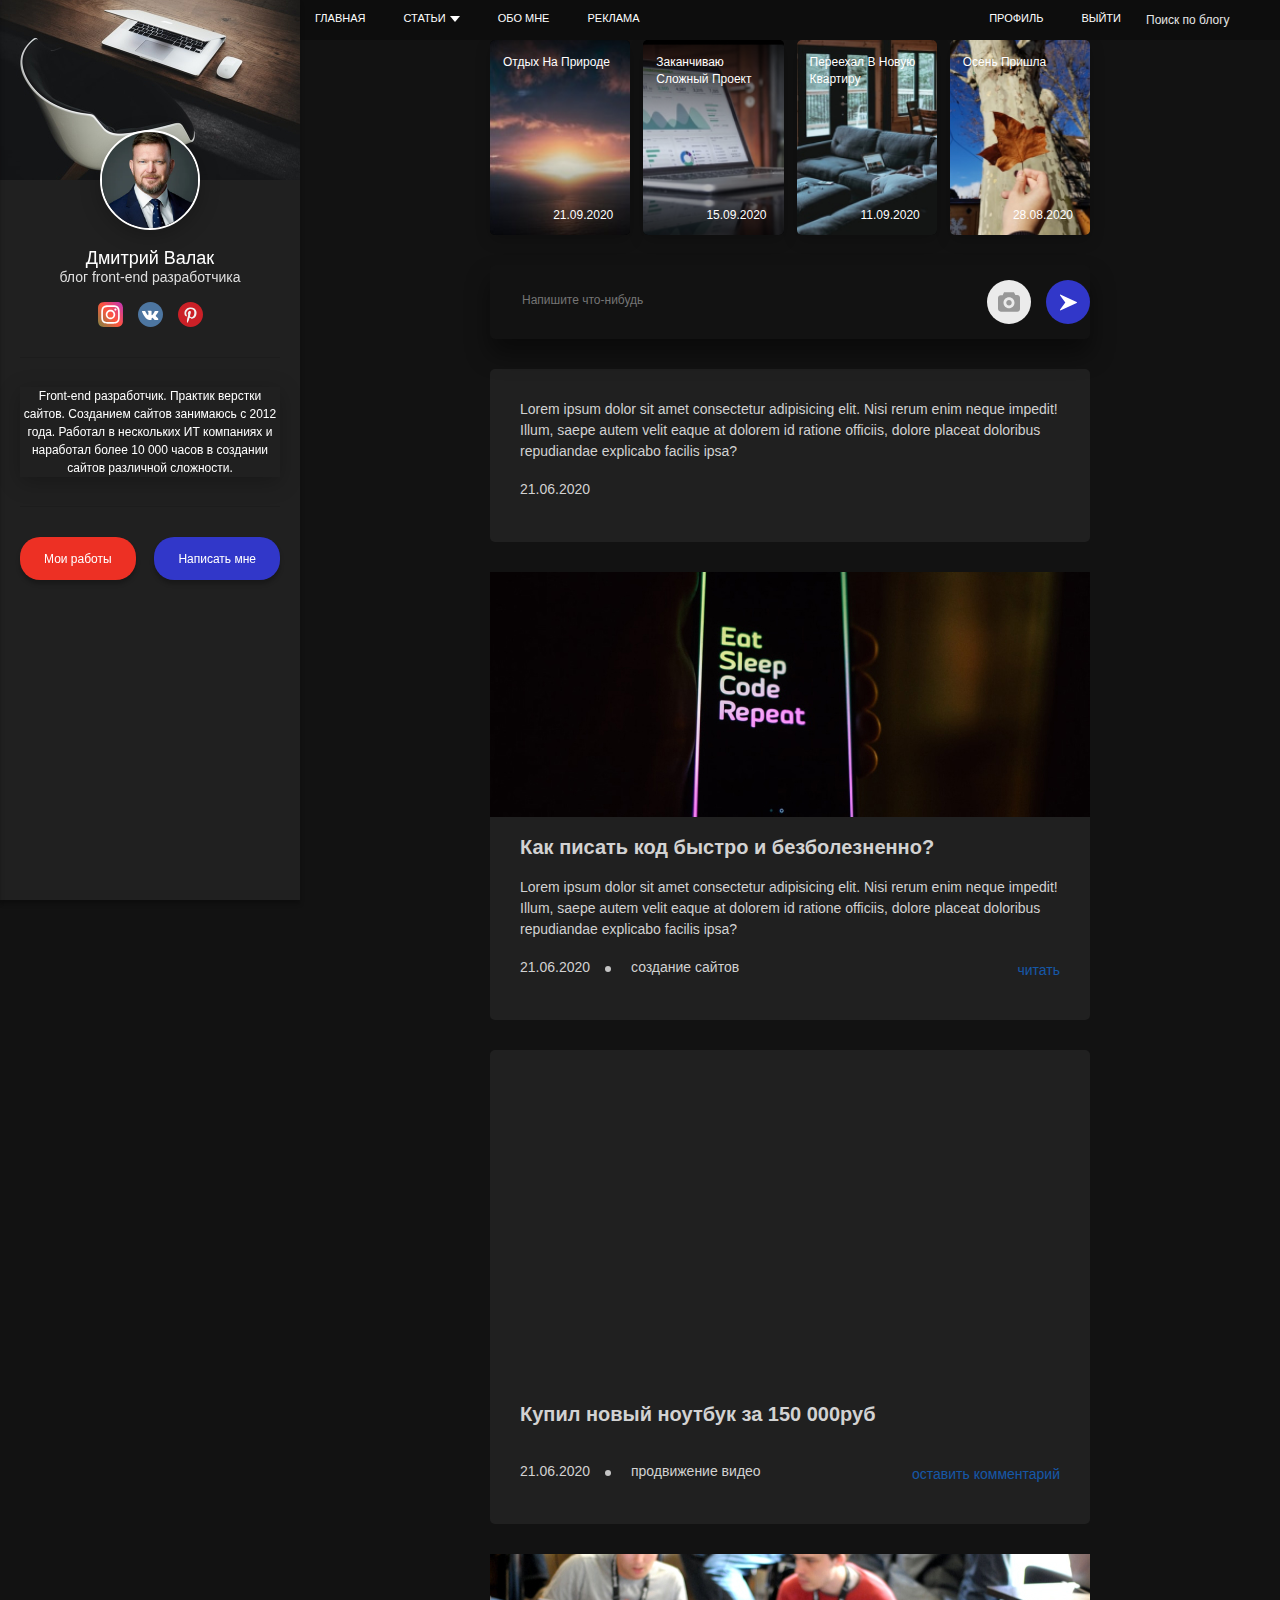
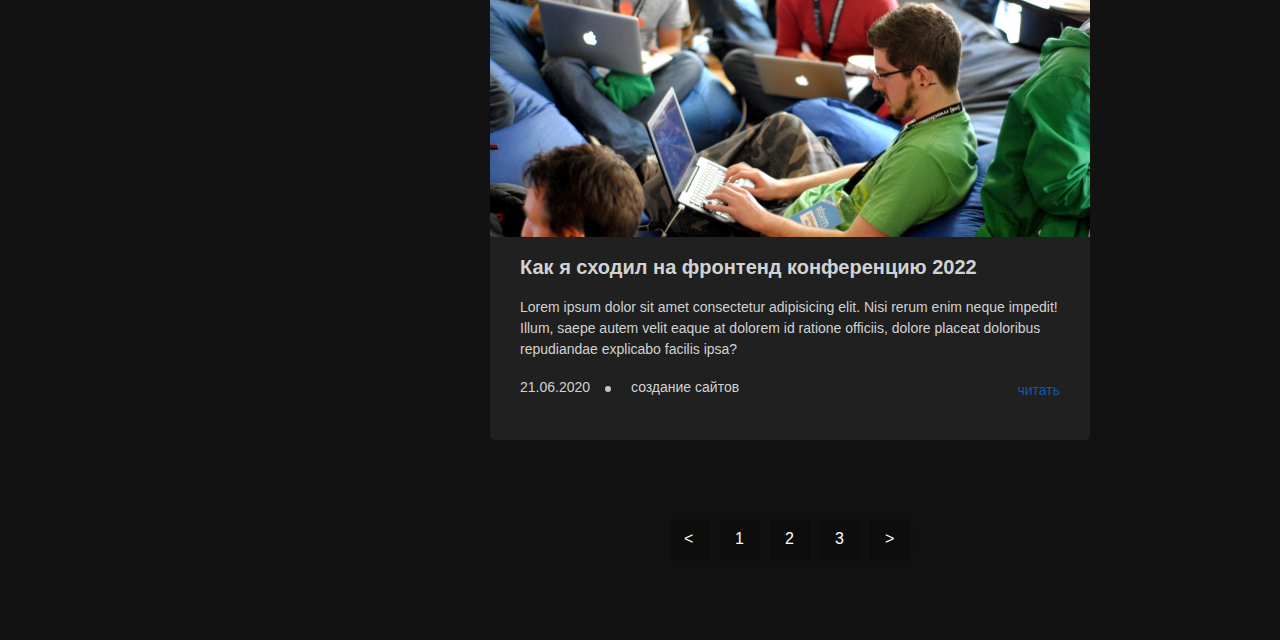
<file: index.html>
<!DOCTYPE html>
<html lang="ru">
<head>
    <meta charset="UTF-8">
    <meta http-equiv="X-UA-Compatible" content="IE=edge">
    <meta name="viewport" content="width=device-width, initial-scale=1.0">
    <title>Document</title>
    <link rel="shortcut icon" href="#">
    <link rel="stylesheet" href="assets/scss/stile.css">

    <script src="https://cdnjs.cloudflare.com/ajax/libs/jquery/3.6.2/jquery.min.js"></script>
</head>
<body>

    <!-- ===================header================== -->
    <header class="header" id="header">
        <button type="button" class="header__burger" id="header__burger">
            <span class="burger"></span>
        </button>
        <div class="header__left">
            <ul class="header__nav">
                <li class="li__item"><a href="index.html" class="nav__item">Главная</a> </li>
                <li class="li__item"><a href="" class="nav__item  nav__item__submenu">Статьи</a>
                     <ul class="ul__submenu">
                        <li class="submenu__item"><a href="postpage.html" class="item__submenu">Создание сайтов</a></li>
                        <li class="submenu__item"><a href="" class="item__submenu">Интернет-маркетинг</a> </li>
                        <li class="submenu__item"><a href="" class="item__submenu">Продвижение видео</a> </li>
                    </ul>
                 </li>
                <li class="li__item"><a href="" class="nav__item">Обо мне</a></li>
                <li class="li__item"><a href="" class="nav__item">Реклама</a> </li>
            </ul>
        </div>
        <div class="header__right">
            <ul class="header__nav">
                <li class="li__item"><a href="myProfile.html" class="nav__item">Профиль</a></li>
                <li class="li__item"><a href="" class="nav__item">Выйти</a></li>
            </ul>
            <form action="search.html" method="get" >
                <input class="header__search" type="text" placeholder="Поиск по блогу">
            </form>
        </div>
    </header>



    <div class="page">

        <!-- =================================sidebar========================== -->

        <aside class="sidebar">
           <div class="sidebar__header">
                <img src="assets/img/sidebar/sidebar.jpg" alt="sidebar image" width="300px">                
           </div>
           <div class="sidebar__content">
                <div class="sidebar__photo">
                    <img src="assets/img/sidebar/sidebarIcon.png" alt="sidebar icon" width="100px">
                </div>                
                <h4>Дмитрий Валак</h4>
                <span class="sidebar__subtitle">блог front-end разработчика</span>
                <div class="sidebar__social">
                    <a href="" class="item__social" target="_blank">
                        <img src="assets/img/sidebar/social sidebar/instagram (1) 1.svg" width="25px" alt="">
                    </a>
                    <a href="" class="item__social" target="_blank">
                        <img src="assets/img/sidebar/social sidebar/vk 1.svg" width="25px" alt="">
                    </a>
                    <a href="" class="item__social" target="_blank">
                        <img src="/assets/img/sidebar/social sidebar/pinterest 1.svg" width="25px" alt="">
                    </a>
                </div>
                <div class="sidebar__text">
                    Front-end разработчик. Практик верстки сайтов. Созданием сайтов занимаюсь с 2012 года. Работал в нескольких ИТ компаниях и наработал более 10 000 часов в создании сайтов различной сложности.
                </div>
           </div>  <!-- ======sidebar__content======= -->
           <div class="sidebar__button">
                <a href="myWorks.html" class="btn btn--red">Мои работы</a>
                <a href="modal.html" class="btn btn--blue">Написать мне </a>
           </div>
        </aside>
        <!-- =================================sidebar mobile========================== -->


        <aside class="sidebar sidebar--mobile" id="sidebar--mobile">

            <div class="sidebar__header--mobile">
                <img src="assets/img/sidebar/sidebar.jpg" alt="sidebar image" width="300px" height="100px">                
            </div>
            
            <div class="sidebar__content--mobile">
                <div class="sidebar__photo--mobile">
                    <img src="assets/img/sidebar/sidebarIcon.png" alt="sidebar icon" width="65px">
                </div>                
                <div class="sidebar__inner--mobile">
                    <h4>Дмитрий Валак</h4>
                    <span class="sidebar__subtitle">блог front-end разработчика</span>
                </div>                 
            </div> 

            <!-- ================nav==================== -->

            <div class="header__mobile">
                <ul class="header__nav--mobile">
                    <li class="li__item--mobile" id="li__item--mobile"><a href="" class="nav__item  nav__item__submenu">Статьи</a>
                         <ul class="ul__submenu--mobile">
                            <li class="submenu__item--mobile"><a href="postpage.html" class="item__submenu">Создание сайтов</a></li>
                            <li class="submenu__item--mobile"><a href="" class="item__submenu">Интернет-маркетинг</a> </li>
                            <li class="submenu__item--mobile"><a href="" class="item__submenu">Продвижение видео</a> </li>
                        </ul>
                     </li>
                    <li class="li__item--mobile"><a href="" class="nav__item">Обо мне</a></li>
                    <li class="li__item--mobile"><a href="" class="nav__item">Реклама</a> </li>
                    <li class="li__item--mobile"><a href="myProfile.html" class="nav__item">Профиль</a> </li>
                </ul>
            </div>
            
            <!-- ======sidebar__content======= -->
            <div class="sidebar__button">
                 <a href="myWorks.html" class="btn btn--red">Мои работы</a>
                 <a href="modal.html" class="btn btn--blue" data-modal="modal">Написать мне </a>
            </div>
         </aside>

        <!-- ===================================main title-============================== -->
       
        <main class="main">
            <div class="container">


                <!-- ============stories============ -->
                <div class="stories">
                    <div class="grid">
                        <div class="grid__item"><a href="storiesmodal.html"><img src="assets/img/stories/Rectangle 4.jpg" alt="" width="140px">
                            <span>отдых на природе</span><time datetime="2020-09-21" class="stories__date">21.09.2020</time></a></div>
                        <div class="grid__item"><a href="storiesmodal.html"><img src="assets/img/stories/Rectangle 3.jpg" alt="" width="140px">
                            <span>заканчиваю сложный проект</span><time datetime="2020-09-21" class="stories__date">15.09.2020</time></a></div>
                        <div class="grid__item"><a href="storiesmodal.html"><img src="assets/img/stories/Rectangle 2.jpg" alt="" width="140px">
                            <span>переехал в новую квартиру</span><time datetime="2020-09-21" class="stories__date">11.09.2020</time></a></div>
                        <div class="grid__item"><a href="storiesmodal.html"><img src="assets/img/stories/Rectangle 1.jpg" alt="" width="140px">
                            <span>осень пришла</span><time datetime="2020-09-21" class="stories__date">28.08.2020</time></a></div>
                    </div>
                </div>  <!-- =====stories== -->

                <!-- ============addPost============ -->
                <div class="addPost">
                    <form class="addPost-form" action="/" method="post">
                        <textarea class="postText" id="postText" placeholder="Напишите что-нибудь" name="post-text" data-autoresize></textarea>

                        <!-- ------делаем кнопку загрузить картинку---- -->
                        <div class="addPostForm-btns">
                            <label class="addPost-label" for="add-post-file">
                                <input type="file" id="add-post-file">
                            </label>
                            <button class="addPost-btn" type="submit"></button>
                        </div>
                    </form>
                </div>
                <!-- =================fullpost==================== -->
                        <!-- ----post1---- -->
                <div class="fullpost">
                    <div class="text__post">
                        Lorem ipsum dolor sit amet consectetur adipisicing elit. Nisi rerum enim neque impedit! Illum, saepe autem velit eaque at dolorem id ratione officiis, dolore placeat doloribus repudiandae explicabo facilis ipsa?
                    </div>                    
                    <ul class="post__ul">
                        <li class="post__item">
                            <time datetime="2020-21-06" class="date__post">21.06.2020</time>
                        </li>
                    </ul>
                </div>

                    <!-- ----post2---- -->
                <div class="fullpost">
                    <div class="post__content">
                        <img src="assets/img/post/Rectangle 5.jpg" alt="">
                    </div>
                    <h1 class="post__title">Как писать код быстро и безболезненно?</h1>
                    <div class="text__post">
                        Lorem ipsum dolor sit amet consectetur adipisicing elit. Nisi rerum enim neque impedit! Illum, saepe autem velit eaque at dolorem id ratione officiis, dolore placeat doloribus repudiandae explicabo facilis ipsa?
                    </div>                    
                    <div class="footer__post">
                        <ul class="post__ul">
                            <li class="post__item">
                                <time datetime="2020-21-06" class="date__post">21.06.2020</time>
                            </li>
                            <li class="post__item">
                                <a href="">создание сайтов</a>
                            </li>
                        </ul>
                        <div class="post__reed">
                            <a href="postpage.html">читать</a>
                        </div>
                    </div>
                </div>
                     <!-- ----post3---- -->
                <div class="fullpost">
                    <div class="post__content post__content--video">
                        <div class="embed">
                            <iframe src="https://www.youtube.com/embed/ILolZ4ea0zM" title="YouTube video player" frameborder="0" allow="accelerometer; autoplay; clipboard-write; encrypted-media; gyroscope; picture-in-picture" allowfullscreen></iframe>
                        </div>
                    </div>
                    <h1 class="post__title">Купил новый ноутбук за 150 000руб</h1>
            
                    <div class="footer__post">
                        <ul class="post__ul">
                            <li class="post__item">
                                <time datetime="2020-21-06" class="date__post">21.06.2020</time>
                            </li>
                            <li class="post__item">
                                <a href="">продвижение видео</a>
                            </li>
                        </ul>
                        <div class="post__reed">
                            <a href="">оставить комментарий</a>
                        </div>
                    </div>
                </div>
                    <!-- ----post4---- -->
                <div class="fullpost">
                    <div class="post__content">
                        <img src="assets/img/post/Rectangle 6.jpg" alt="">
                    </div>
                    <h1 class="post__title">Как я сходил на фронтенд конференцию 2022</h1>
                    <div class="text__post">
                        Lorem ipsum dolor sit amet consectetur adipisicing elit. Nisi rerum enim neque impedit! Illum, saepe autem velit eaque at dolorem id ratione officiis, dolore placeat doloribus repudiandae explicabo facilis ipsa?
                    </div>                    
                    <div class="footer__post">
                        <ul class="post__ul">
                            <li class="post__item">
                                <time datetime="2020-21-06" class="date__post">21.06.2020</time>
                            </li>
                            <li class="post__item">
                                <a href="">создание сайтов</a>
                            </li>
                        </ul>
                        <div class="post__reed">
                            <a href="">читать</a>
                        </div>
                    </div>
                </div>
               <!-- ====================Конец 4 поста===================== -->
                <!-- ===========постраничная навигация============= -->
                <ul class="pagenav">
                    <li class="pagenav__item"><a href="">&lt</a></li>
                    <li class="pagenav__item"><a href="">1</a></li>
                    <li class="pagenav__item"><a href="">2</a></li>
                    <li class="pagenav__item"><a href="">3</a></li>
                    <li class="pagenav__item"><a href="">&gt</a></li>
                </ul>
                       
            </div>            
        </main>
    </div>
    <script src="assets/js/app.js"></script>
</body>
</html>
</file>
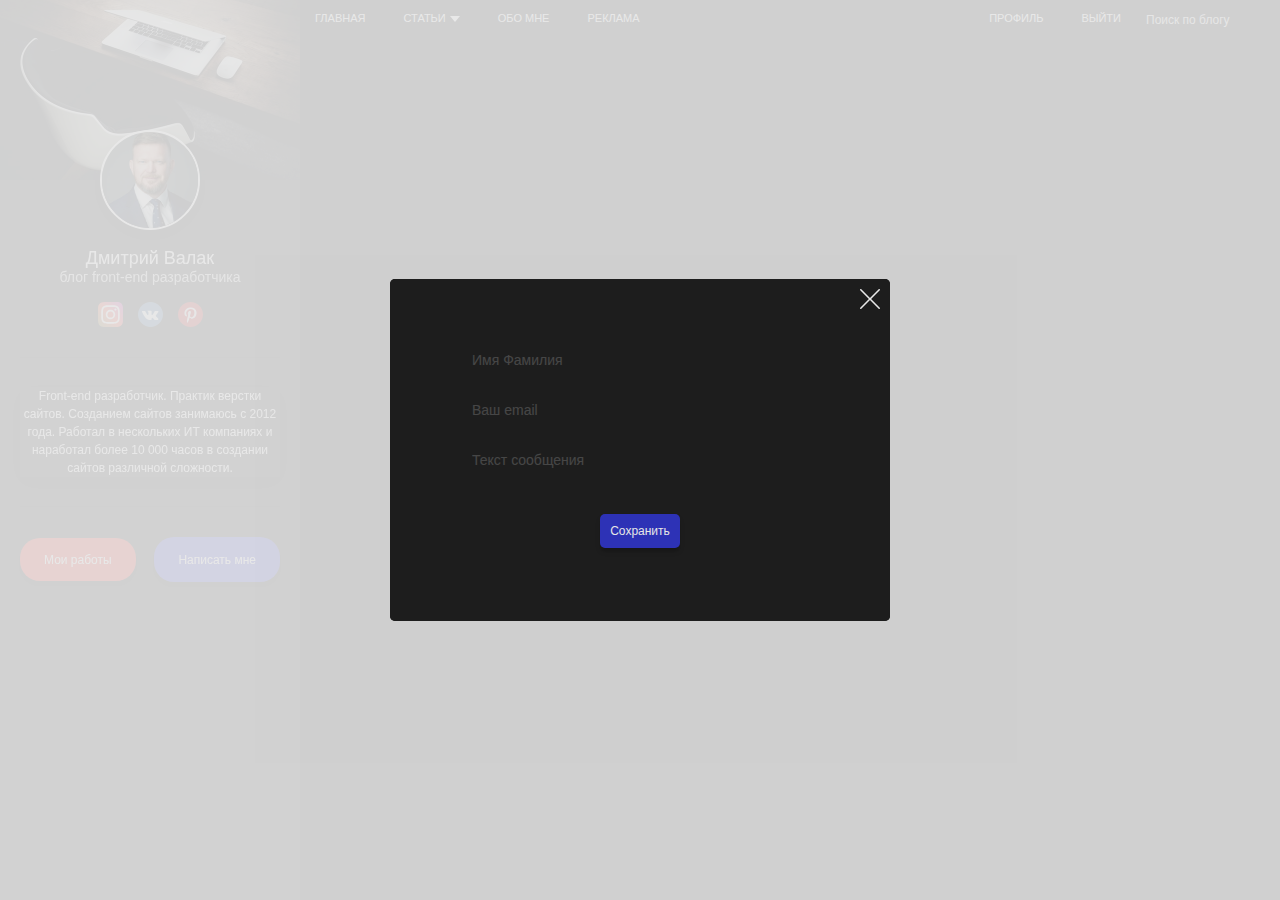
<file: modal.html>
<!DOCTYPE html>
<html lang="ru">
<head>
    <meta charset="UTF-8">
    <meta http-equiv="X-UA-Compatible" content="IE=edge">
    <meta name="viewport" content="width=device-width, initial-scale=1.0">
    <title>Document</title>
    <link rel="shortcut icon" href="#">
    <link rel="stylesheet" href="assets/scss/stile.css">
</head>
<body>

    <!-- ===================header================== -->
    <header class="header">
        <div class="header__left">
            <ul class="header__nav">
                <li class="li__item"><a href="index.html" class="nav__item">Главная</a> </li>
                <li class="li__item"><a href="" class="nav__item  nav__item__submenu">Статьи</a>
                     <ul class="ul__submenu">
                        <li class="submenu__item"><a href="postpage.html" class="item__submenu">Создание сайтов</a></li>
                        <li class="submenu__item"><a href="" class="item__submenu">Интернет-маркетинг</a> </li>
                        <li class="submenu__item"><a href="" class="item__submenu">Продвижение видео</a> </li>
                    </ul>
                 </li>
                <li class="li__item"><a href="" class="nav__item">Обо мне</a></li>
                <li class="li__item"><a href="" class="nav__item">Реклама</a> </li>
            </ul>
        </div>
        <div class="header__right">
            <ul class="header__nav">
                <li class="li__item"><a href="myProfile.html" class="nav__item">Профиль</a></li>
                <li class="li__item"><a href="" class="nav__item">Выйти</a></li>
            </ul>
            <form action="search.html" method="get" >
                <input class="header__search" type="text" placeholder="Поиск по блогу">
            </form>
        </div>
    </header>

    <div class="page">

        <!-- =================================sidebar========================== -->

        <aside class="sidebar">
           <div class="sidebar__header">
                <img src="assets/img/sidebar/sidebar.jpg" alt="sidebar image" width="300px">                
           </div>
           <div class="sidebar__content">
                <div class="sidebar__photo">
                    <img src="assets/img/sidebar/sidebarIcon.png" alt="sidebar icon" width="100px">
                </div>                
                <h4>Дмитрий Валак</h4>
                <span class="sidebar__subtitle">блог front-end разработчика</span>
                <div class="sidebar__social">
                    <a href="" class="item__social" target="_blank">
                        <img src="assets/img/sidebar/social sidebar/instagram (1) 1.svg" width="25px" alt="">
                    </a>
                    <a href="" class="item__social" target="_blank">
                        <img src="assets/img/sidebar/social sidebar/vk 1.svg" width="25px" alt="">
                    </a>
                    <a href="" class="item__social" target="_blank">
                        <img src="/assets/img/sidebar/social sidebar/pinterest 1.svg" width="25px" alt="">
                    </a>
                </div>
                <div class="sidebar__text">
                    Front-end разработчик. Практик верстки сайтов. Созданием сайтов занимаюсь с 2012 года. Работал в нескольких ИТ компаниях и наработал более 10 000 часов в создании сайтов различной сложности.
                </div>
           </div>  <!-- ======sidebar__content======= -->
           <div class="sidebar__button">
                <a href="myWorks.html" class="btn btn--red">Мои работы</a>
                <button type="button" class="btn btn--blue">Написать мне</button>
           </div>
        </aside>
        
        
        <!-- ======================modalContact=================== -->
        
        <div class="modal__background">
            <div class="contact__modal">
                <form class="post__form post__form--profile post__form--modal"  action="/" method="post">
                    <div class="post__form--profile__left post__form--modal">
                        <div class="form__modal__inner">
                            <div class="post__form__inner post__form__inner--myprofile post__form__inner--modal">
                                <input class="comment__input comment__input--myprofile" type="text" placeholder="Имя Фамилия">
                                <span class="focus__line"></span>
                            </div>
                            <div class="post__form__inner post__form__inner--myprofile post__form__inner--modal">
                                <input class="comment__input comment__input--myprofile" type="email" placeholder="Ваш email">
                                <span class="focus__line"></span>
                            </div>
                            <div class="post__form__inner post__form__inner--myprofile post__form__inner--modal">
                                <input class="comment__input comment__input--myprofile" type="password" placeholder="Текст сообщения">
                                <span class="focus__line"></span>
                            </div>
                            <button type="submit" class="btn btn--blue btn--postpage btn--modal">Сохранить</button> 
                            <a class="close__modal" href="index.html"><img src="assets/img/modal/cancel.svg" width="20px" alt=""></a>
                        </div>
                    </div>  

                </form>

            </div>
        </div>

    </div>
    <script src="assets/js/app.js"></script>
</body>
</html>
</file>
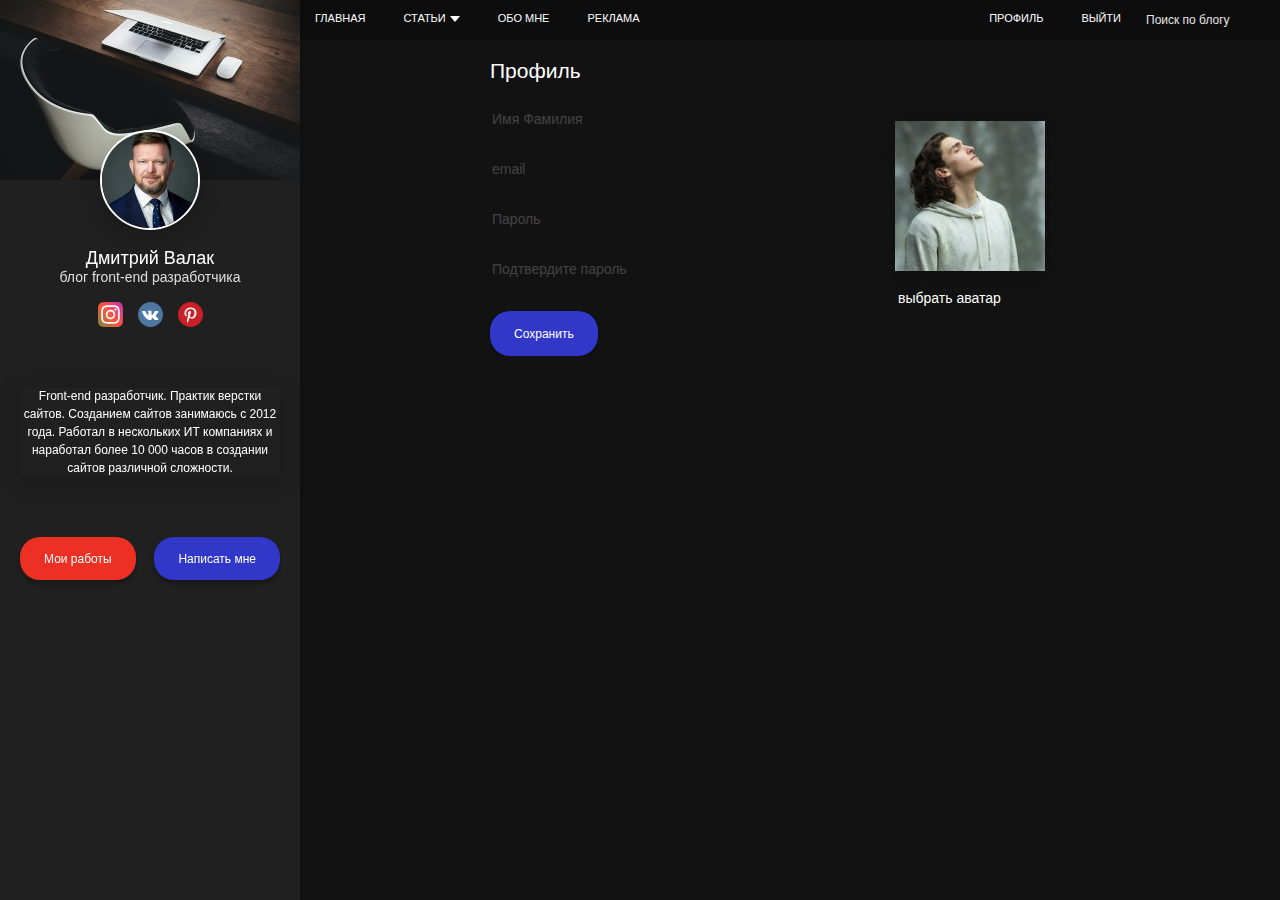
<file: myProfile.html>
<!DOCTYPE html>
<html lang="ru">
<head>
    <meta charset="UTF-8">
    <meta http-equiv="X-UA-Compatible" content="IE=edge">
    <meta name="viewport" content="width=device-width, initial-scale=1.0">
    <title>Document</title>
    <link rel="shortcut icon" href="#">
    <link rel="stylesheet" href="assets/scss/stile.css">
</head>
<body>

    <!-- ===================header================== -->
    <header class="header">
        <div class="header__left">
            <ul class="header__nav">
                <li class="li__item"><a href="index.html" class="nav__item">Главная</a> </li>
                <li class="li__item"><a href="" class="nav__item  nav__item__submenu">Статьи</a>
                     <ul class="ul__submenu">
                        <li class="submenu__item"><a href="postpage.html" class="item__submenu">Создание сайтов</a></li>
                        <li class="submenu__item"><a href="" class="item__submenu">Интернет-маркетинг</a> </li>
                        <li class="submenu__item"><a href="" class="item__submenu">Продвижение видео</a> </li>
                    </ul>
                 </li>
                <li class="li__item"><a href="" class="nav__item">Обо мне</a></li>
                <li class="li__item"><a href="" class="nav__item">Реклама</a> </li>
            </ul>
        </div>
        <div class="header__right">
            <ul class="header__nav">
                <li class="li__item"><a href="myProfile.html" class="nav__item">Профиль</a></li>
                <li class="li__item"><a href="" class="nav__item">Выйти</a></li>
            </ul>
            <form action="search.html" method="get" >
                <input class="header__search" type="text" placeholder="Поиск по блогу">
            </form>
        </div>
    </header>

    <div class="page">

        <!-- =================================sidebar========================== -->

        <aside class="sidebar">
           <div class="sidebar__header">
                <img src="assets/img/sidebar/sidebar.jpg" alt="sidebar image" width="300px">                
           </div>
           <div class="sidebar__content">
                <div class="sidebar__photo">
                    <img src="assets/img/sidebar/sidebarIcon.png" alt="sidebar icon" width="100px">
                </div>                
                <h4>Дмитрий Валак</h4>
                <span class="sidebar__subtitle">блог front-end разработчика</span>
                <div class="sidebar__social">
                    <a href="" class="item__social" target="_blank">
                        <img src="assets/img/sidebar/social sidebar/instagram (1) 1.svg" width="25px" alt="">
                    </a>
                    <a href="" class="item__social" target="_blank">
                        <img src="assets/img/sidebar/social sidebar/vk 1.svg" width="25px" alt="">
                    </a>
                    <a href="" class="item__social" target="_blank">
                        <img src="/assets/img/sidebar/social sidebar/pinterest 1.svg" width="25px" alt="">
                    </a>
                </div>
                <div class="sidebar__text">
                    Front-end разработчик. Практик верстки сайтов. Созданием сайтов занимаюсь с 2012 года. Работал в нескольких ИТ компаниях и наработал более 10 000 часов в создании сайтов различной сложности.
                </div>
           </div>  <!-- ======sidebar__content======= -->
           <div class="sidebar__button">
                <a href="myWorks.html" class="btn btn--red">Мои работы</a>
                <a href="modal.html" class="btn btn--blue">Написать мне</a>
           </div>
        </aside>
        
        <main class="main">
            <div class="container">
                <h2 class="search__title search__title--myprofile">Профиль</h2>



                <form class="post__form post__form--profile"  action="/" method="post">
                    <div class="post__form--profile__left">
                        <div class="post__form__inner post__form__inner--myprofile">
                            <input class="comment__input comment__input--myprofile" type="text" placeholder="Имя Фамилия">
                            <span class="focus__line"></span>
                        </div>
                        <div class="post__form__inner post__form__inner--myprofile">
                            <input class="comment__input comment__input--myprofile" type="email" placeholder="email">
                            <span class="focus__line"></span>
                        </div>
                        <div class="post__form__inner post__form__inner--myprofile">
                            <input class="comment__input comment__input--myprofile" type="password" placeholder="Пароль">
                            <span class="focus__line"></span>
                        </div>
                        <div class="post__form__inner post__form__inner--myprofile">
                            <input class="comment__input comment__input--myprofile" type="password" placeholder="Подтвердите пароль">
                            <span class="focus__line"></span>
                        </div>
                    </div>
                    <div class="post__form--profile__right">
                        <img  class="img__profile" src="/assets/img/profile/avatar.png" alt="">
                        <label class="entered__profile" for="ad_profile_media"> выбрать  аватар
                            <input class="input__profile" type="file" id="ad_profile_media">
                        </label>
                    </div>                   
                </form>
                <button type="submit" class="btn btn--blue btn__postpage">Сохранить</button>

                <!-- ============stories============ -->
    
                       
            </div>            
        </main>
    </div>
    <script src="assets/js/app.js"></script>
</body>
</html>
</file>
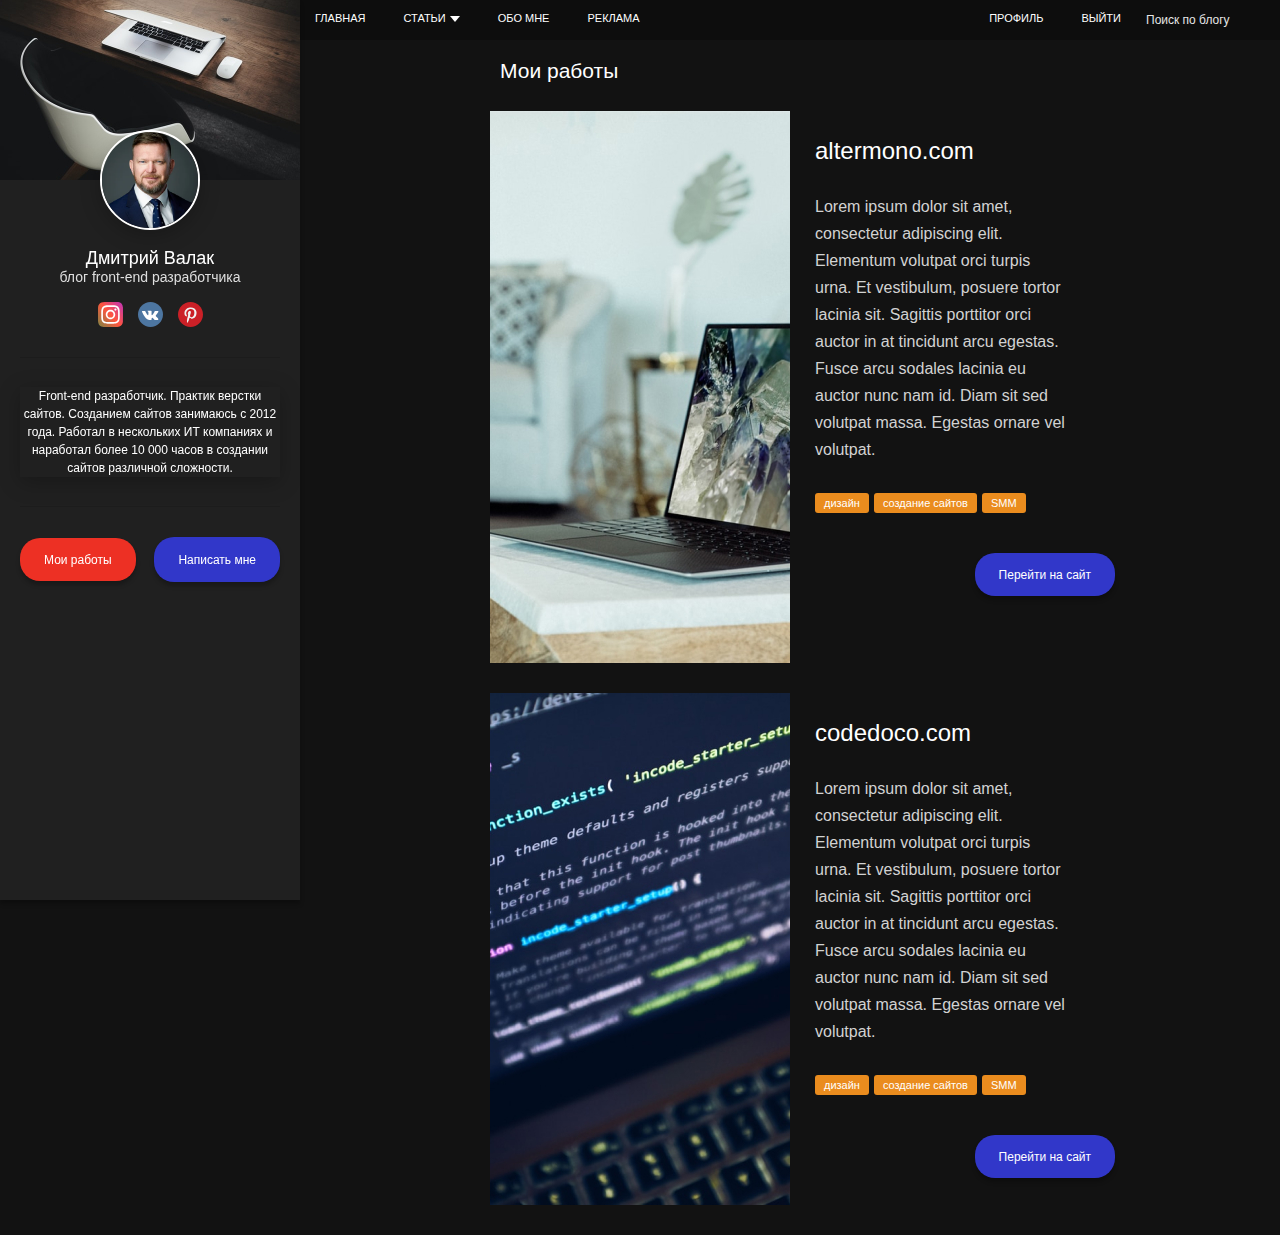
<file: myWorks.html>
<!DOCTYPE html>
<html lang="ru">
<head>
    <meta charset="UTF-8">
    <meta http-equiv="X-UA-Compatible" content="IE=edge">
    <meta name="viewport" content="width=device-width, initial-scale=1.0">
    <title>Document</title>
    <link rel="shortcut icon" href="#">
    <link rel="stylesheet" href="assets/scss/stile.css">
</head>
<body>

    <!-- ===================header================== -->
    <header class="header">
        <div class="header__left">
            <ul class="header__nav">
                <li class="li__item"><a href="index.html" class="nav__item">Главная</a> </li>
                <li class="li__item"><a href="" class="nav__item  nav__item__submenu">Статьи</a>
                     <ul class="ul__submenu">
                        <li class="submenu__item"><a href="postpage.html" class="item__submenu">Создание сайтов</a></li>
                        <li class="submenu__item"><a href="" class="item__submenu">Интернет-маркетинг</a> </li>
                        <li class="submenu__item"><a href="" class="item__submenu">Продвижение видео</a> </li>
                    </ul>
                 </li>
                <li class="li__item"><a href="" class="nav__item">Обо мне</a></li>
                <li class="li__item"><a href="" class="nav__item">Реклама</a> </li>
            </ul>
        </div>
        <div class="header__right">
            <ul class="header__nav">
                <li class="li__item"><a href="" class="nav__item">Профиль</a></li>
                <li class="li__item"><a href="" class="nav__item">Выйти</a></li>
            </ul>
            <form action="/" method="post" >
                <input class="header__search" type="text" placeholder="Поиск по блогу">
            </form>
        </div>
    </header>

    <div class="page">

        <!-- =================================sidebar========================== -->

        <aside class="sidebar">
           <div class="sidebar__header">
                <img src="assets/img/sidebar/sidebar.jpg" alt="sidebar image" width="300px">                
           </div>
           <div class="sidebar__content">
                <div class="sidebar__photo">
                    <img src="assets/img/sidebar/sidebarIcon.png" alt="sidebar icon" width="100px">
                </div>                
                <h4>Дмитрий Валак</h4>
                <span class="sidebar__subtitle">блог front-end разработчика</span>
                <div class="sidebar__social">
                    <a href="" class="item__social" target="_blank">
                        <img src="assets/img/sidebar/social sidebar/instagram (1) 1.svg" width="25px" alt="">
                    </a>
                    <a href="" class="item__social" target="_blank">
                        <img src="assets/img/sidebar/social sidebar/vk 1.svg" width="25px" alt="">
                    </a>
                    <a href="" class="item__social" target="_blank">
                        <img src="/assets/img/sidebar/social sidebar/pinterest 1.svg" width="25px" alt="">
                    </a>
                </div>
                <div class="sidebar__text">
                    Front-end разработчик. Практик верстки сайтов. Созданием сайтов занимаюсь с 2012 года. Работал в нескольких ИТ компаниях и наработал более 10 000 часов в создании сайтов различной сложности.
                </div>
           </div>  <!-- ======sidebar__content======= -->
           <div class="sidebar__button">
                <a href="myWorks.html" class="btn btn--red">Мои работы</a>
                <button type="button" class="btn btn--blue">Написать мне</button>
           </div>
        </aside>
        
        <main class="main">
            <div class="container">
                <h2 class="search__title">Мои работы</h2>
                <div class="work__content">
                    <div class="content__image">
                        <img src="/assets/img/my work/Rectangle 21.jpg" alt="">
                    </div>
                    <div class="content__inner">
                        <h3 class="worktitle">altermono.com</h3>
                        <div class="work__text">
                            Lorem ipsum dolor sit amet, consectetur adipiscing elit. Elementum volutpat orci turpis urna. Et vestibulum, posuere tortor lacinia sit. Sagittis porttitor orci auctor in at tincidunt arcu egestas. Fusce arcu sodales lacinia eu auctor nunc nam id. Diam sit sed volutpat massa. Egestas ornare vel volutpat.
                        </div>
                        <ul class="work__tags">
                            <li class="tags__item">дизайн</li>
                            <li class="tags__item">создание сайтов</li>
                            <li class="tags__item">SMM</li>
                        </ul>
                        <div class="work__button">
                            <a href="" class="btn btn--blue btn__postpage btn--work">Перейти на сайт </a>
                        </div>
                    </div>
                </div>
                
                <!-- ============2 работа============= -->

                <div class="work__content">
                    <div class="content__image">
                        <img src="/assets/img/my work/Rectangle 22.jpg" alt="">
                    </div>
                    <div class="content__inner">
                        <h3 class="worktitle">codedoco.com</h3>
                        <div class="work__text">
                            Lorem ipsum dolor sit amet, consectetur adipiscing elit. Elementum volutpat orci turpis urna. Et vestibulum, posuere tortor lacinia sit. Sagittis porttitor orci auctor in at tincidunt arcu egestas. Fusce arcu sodales lacinia eu auctor nunc nam id. Diam sit sed volutpat massa. Egestas ornare vel volutpat.
                        </div>
                        <ul class="work__tags">
                            <li class="tags__item">дизайн</li>
                            <li class="tags__item">создание сайтов</li>
                            <li class="tags__item">SMM</li>
                        </ul>
                        <div class="work__button">
                            <a href="" class="btn btn--blue btn__postpage btn--work">Перейти на сайт </a>
                        </div>
                    </div>
                </div>

            </div>            
        </main>
    </div>
    <script src="assets/js/app.js"></script>
</body>
</html>
</file>
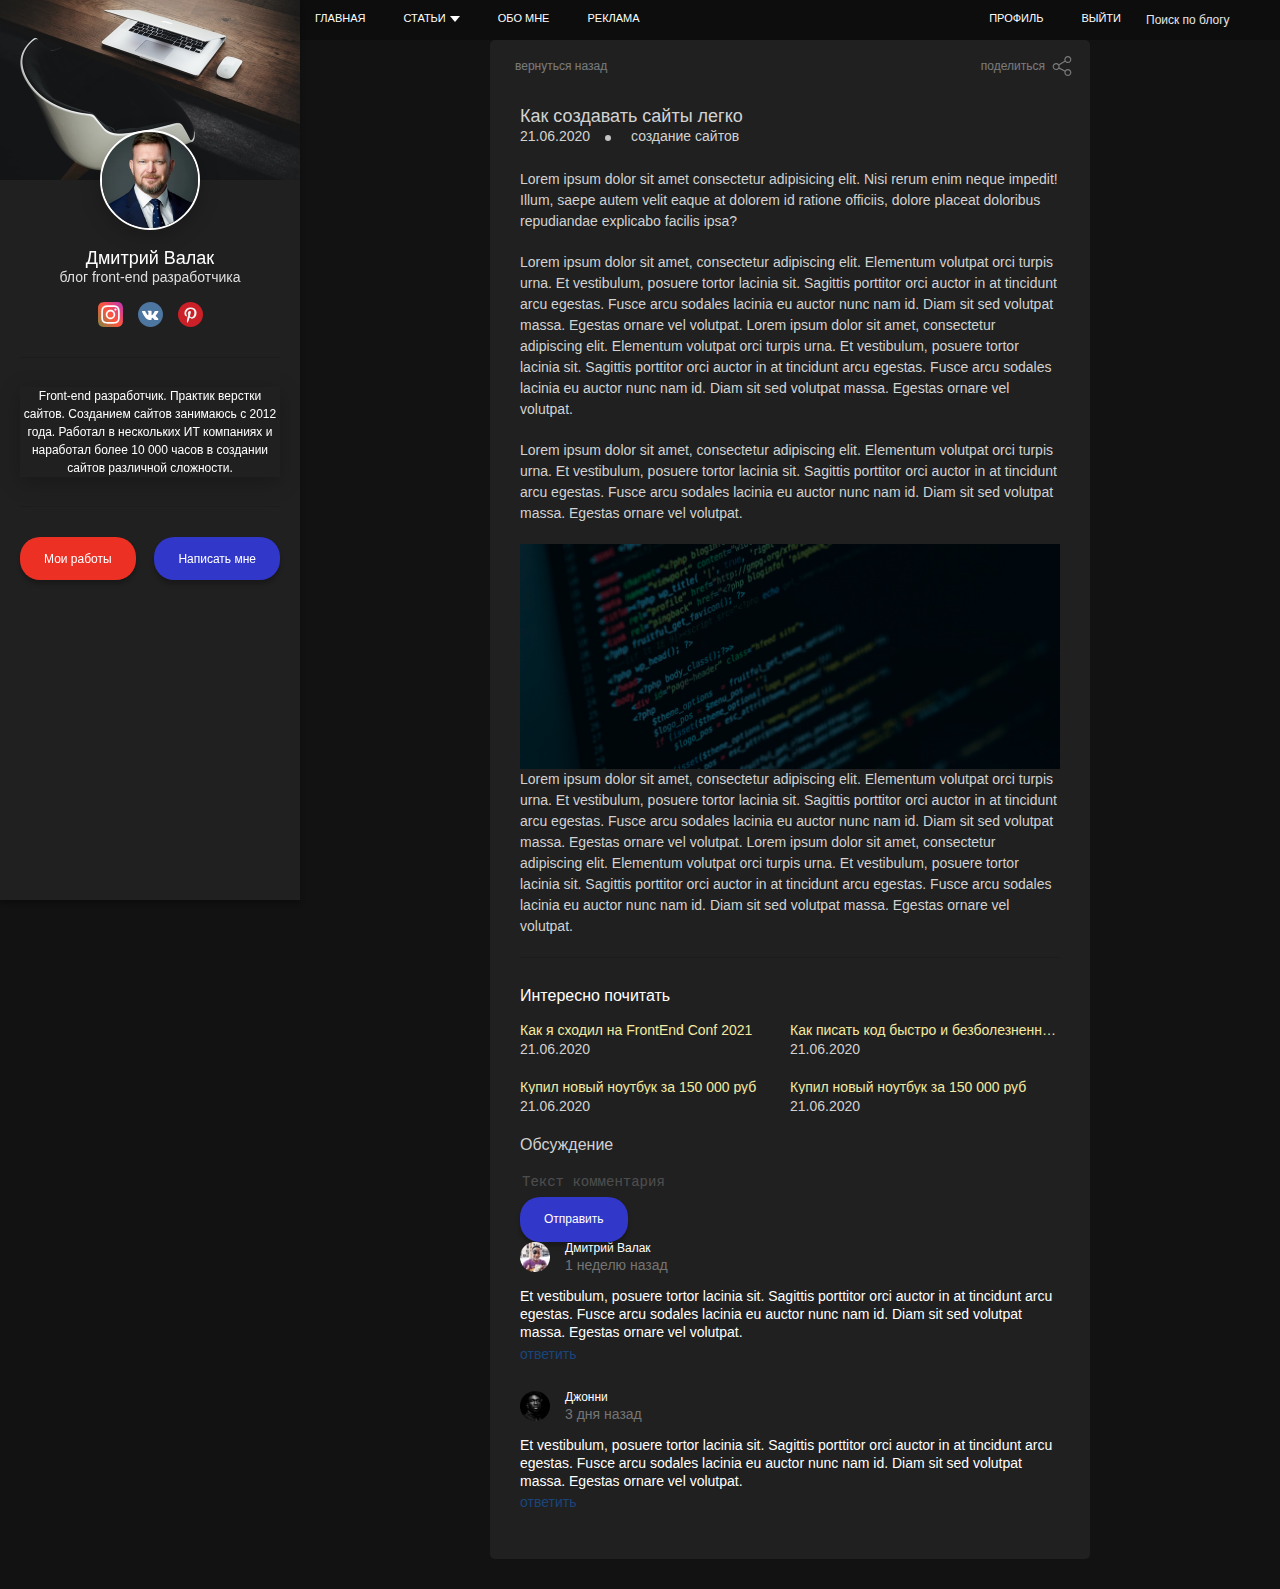
<file: postpage.html>
<!DOCTYPE html>
<html lang="ru">
<head>
    <meta charset="UTF-8">
    <meta http-equiv="X-UA-Compatible" content="IE=edge">
    <meta name="viewport" content="width=device-width, initial-scale=1.0">
    <title>Document</title>
    <link rel="shortcut icon" href="#">
    <link rel="stylesheet" href="assets/scss/stile.css">
</head>
<body>

    <!-- ===================header================== -->
    <header class="header">
        <div class="header__left">
            <ul class="header__nav">
                <li class="li__item"><a href="index.html" class="nav__item">Главная</a> </li>
                <li class="li__item"><a href="" class="nav__item  nav__item__submenu">Статьи</a>
                     <ul class="ul__submenu">
                        <li class="submenu__item"><a href="postpage.html" class="item__submenu">Создание сайтов</a></li>
                        <li class="submenu__item"><a href="" class="item__submenu">Интернет-маркетинг</a> </li>
                        <li class="submenu__item"><a href="" class="item__submenu">Продвижение видео</a> </li>
                    </ul>
                 </li>
                <li class="li__item"><a href="" class="nav__item">Обо мне</a></li>
                <li class="li__item"><a href="" class="nav__item">Реклама</a> </li>
            </ul>
        </div>
        <div class="header__right">
            <ul class="header__nav">
                <li class="li__item"><a href="myProfile.html" class="nav__item">Профиль</a></li>
                <li class="li__item"><a href="" class="nav__item">Выйти</a></li>
            </ul>
            <form action="/" method="post" >
                <input class="header__search" type="text" placeholder="Поиск по блогу">
            </form>
        </div>
    </header>

    <div class="page">

        <!-- =================================sidebar========================== -->

        <aside class="sidebar">
           <div class="sidebar__header">
                <img src="assets/img/sidebar/sidebar.jpg" alt="sidebar image" width="300px">                
           </div>
           <div class="sidebar__content">
                <div class="sidebar__photo">
                    <img src="assets/img/sidebar/sidebarIcon.png" alt="sidebar icon" width="100px">
                </div>                
                <h4>Дмитрий Валак</h4>
                <span class="sidebar__subtitle">блог front-end разработчика</span>
                <div class="sidebar__social">
                    <a href="" class="item__social" target="_blank">
                        <img src="assets/img/sidebar/social sidebar/instagram (1) 1.svg" width="25px" alt="">
                    </a>
                    <a href="" class="item__social" target="_blank">
                        <img src="assets/img/sidebar/social sidebar/vk 1.svg" width="25px" alt="">
                    </a>
                    <a href="" class="item__social" target="_blank">
                        <img src="/assets/img/sidebar/social sidebar/pinterest 1.svg" width="25px" alt="">
                    </a>
                </div>
                <div class="sidebar__text">
                    Front-end разработчик. Практик верстки сайтов. Созданием сайтов занимаюсь с 2012 года. Работал в нескольких ИТ компаниях и наработал более 10 000 часов в создании сайтов различной сложности.
                </div>
           </div>  <!-- ======sidebar__content======= -->
           <div class="sidebar__button">
                <a href="myWorks.html" class="btn btn--red">Мои работы</a>
                <a href="modal.html" class="btn btn--blue">Написать мне</a>
           </div>
        </aside>
        <!-- ===========================основная страница========================== -->
        <main class="main">
            <div class="container">
               
                <div class="fullpost">
                    <div class="post__content post__content__pagepost">
                        <a href="index.html" class="return__main">вернуться назад</a>
                        <div class="share__content">
                            <a href="sharemodal.html" class="post__share">поделиться</a>
                            <img src="/assets/img/svg/share 1.svg" alt="share">
                        </div>
                    </div>
                    <h1 class="post__title post__title__pagepost">Как создавать сайты легко</h1>
                                       
                    <div class="footer__post">
                        <ul class="post__ul post__ul__postpage">
                            <li class="post__item">
                                <time datetime="2020-21-06" class="date__post">21.06.2020</time>
                            </li>
                            <li class="post__item">
                                <a href="">создание сайтов</a>
                            </li>
                        </ul>

                    </div>
                    <div class="text__post__postpage">
                        <p>Lorem ipsum dolor sit amet consectetur adipisicing elit. Nisi rerum enim neque impedit! Illum, saepe autem velit eaque at dolorem id ratione officiis, dolore placeat doloribus repudiandae explicabo facilis ipsa?</p>

                        <p>Lorem ipsum dolor sit amet, consectetur adipiscing elit. Elementum volutpat orci turpis urna. Et vestibulum, posuere tortor lacinia sit. Sagittis porttitor orci auctor in at tincidunt arcu egestas. Fusce arcu sodales lacinia eu auctor nunc nam id. Diam sit sed volutpat massa. Egestas ornare vel volutpat. Lorem ipsum dolor sit amet, consectetur adipiscing elit. Elementum volutpat orci turpis urna. Et vestibulum, posuere tortor lacinia sit. Sagittis porttitor orci auctor in at tincidunt arcu egestas. Fusce arcu sodales lacinia eu auctor nunc nam id. Diam sit sed volutpat massa. Egestas ornare vel volutpat. </p>

                        <p>Lorem ipsum dolor sit amet, consectetur adipiscing elit. Elementum volutpat orci turpis urna. Et vestibulum, posuere tortor lacinia sit. Sagittis porttitor orci auctor in at tincidunt arcu egestas. Fusce arcu sodales lacinia eu auctor nunc nam id. Diam sit sed volutpat massa. Egestas ornare vel volutpat.</p>
                        
                        <img src="/assets/img/postpage/image.jpg" alt="">

                        <p>Lorem ipsum dolor sit amet, consectetur adipiscing elit. Elementum volutpat orci turpis urna. Et vestibulum, posuere tortor lacinia sit. Sagittis porttitor orci auctor in at tincidunt arcu egestas. Fusce arcu sodales lacinia eu auctor nunc nam id. Diam sit sed volutpat massa. Egestas ornare vel volutpat. Lorem ipsum dolor sit amet, consectetur adipiscing elit. Elementum volutpat orci turpis urna. Et vestibulum, posuere tortor lacinia sit. Sagittis porttitor orci auctor in at tincidunt arcu egestas. Fusce arcu sodales lacinia eu auctor nunc nam id. Diam sit sed volutpat massa. Egestas ornare vel volutpat.</p>
                        
                        <!-- в такие посты нужно сразудобавлять все возможные теги, т.к. стили сброшены, и нужно все самому прописать -->

                    </div>                    <!-- ===========text__post__postpage=========== -->

                    <div class="postpage__reading">
                        <h3 class="read__title">Интересно почитать</h3>
                        <div class="blog__content">
                            <div class="reading__content">
                                <a class="content__title">Как я сходил на FrontEnd Conf 2021</a>
                                <time datetime="2020-12-05:21:53" class="data_reading">21.06.2020</time>
                            </div>
                            <div class="reading__content">
                                <a class="content__title">Как писать код быстро и  безболезненно. Светы молодым джуниорам</a>
                                <time datetime="2020-12-05:21:53" class="data_reading">21.06.2020</time>
                            </div>
                            <div class="reading__content">
                                <a class="content__title">Купил новый ноутбук за 150 000 руб</a>
                                <time datetime="2020-12-05:21:53" class="data_reading">21.06.2020</time>
                            </div>
                            <div class="reading__content">
                                <a class="content__title">Купил новый ноутбук за 150 000 руб</a>
                                <time datetime="2020-12-05:21:53" class="data_reading">21.06.2020</time>
                            </div>
                        </div>
                    </div>

                                 <!-- =================== form comments===================== -->
                    <div class="form__comments">
                        <h3 class="comments__title">Обсуждение</h3>
                        <form class="post__form" action="/" method="post">
                            <div class="post__form__inner">
                                <textarea class="comment__input" placeholder="Текст комментария"></textarea>
                                <span class="focus__line"></span>
                            </div>
                            <button type="submit" class="btn btn--blue btn__postpage">Отправить</button>
                        </form>
                    </div>

                    <!-- ==============comments============== -->
                    <ul class="block__comments">
                        <li class="comments__inner">
                            <div class="comments__header">
                                <img src="/assets/img/postpage/comments/Ellipse 2.png" alt="">
                                <div class="comments__header__inner">
                                    <h6 class="comment__title">Дмитрий Валак</h6>
                                    <time class="comments__date">1 неделю назад</time>
                                </div>
                            </div>
                            <div class="comments__content">
                                <div class="comments__text">Et vestibulum, posuere tortor lacinia sit. Sagittis porttitor orci auctor in at tincidunt arcu egestas. Fusce arcu sodales lacinia eu auctor nunc nam id. Diam sit sed volutpat massa. Egestas ornare vel volutpat.</div>
                                <a href="" class="comments__answer">ответить</a>
                            </div>

                            <!-- ===================ответ на комментарий========== -->
                            <ul class="block__comments">
                                <li class="comments__inner">
                                    <div class="comments__header">
                                        <img src="/assets/img/postpage/comments/Ellipse 3.png" alt="">
                                        <div class="comments__header__inner">
                                            <h6 class="comment__title">Джонни</h6>
                                            <time class="comments__date">3 дня назад</time>
                                        </div>
                                    </div>
                                    <div class="comments__content">
                                        <div class="comments__text">Et vestibulum, posuere tortor lacinia sit. Sagittis porttitor orci auctor in at tincidunt arcu egestas. Fusce arcu sodales lacinia eu auctor nunc nam id. Diam sit sed volutpat massa. Egestas ornare vel volutpat.</div>
                                        <a href="" class="comments__answer">ответить</a>
                                    </div>
                                </li>
                            </ul>

                        </li>
                    </ul>

                </div>      <!-- ========fullpost================= -->

            
                       
            </div>            
        </main>
    </div>
    <script src="assets/js/app.js"></script>
</body>
</html>
</file>
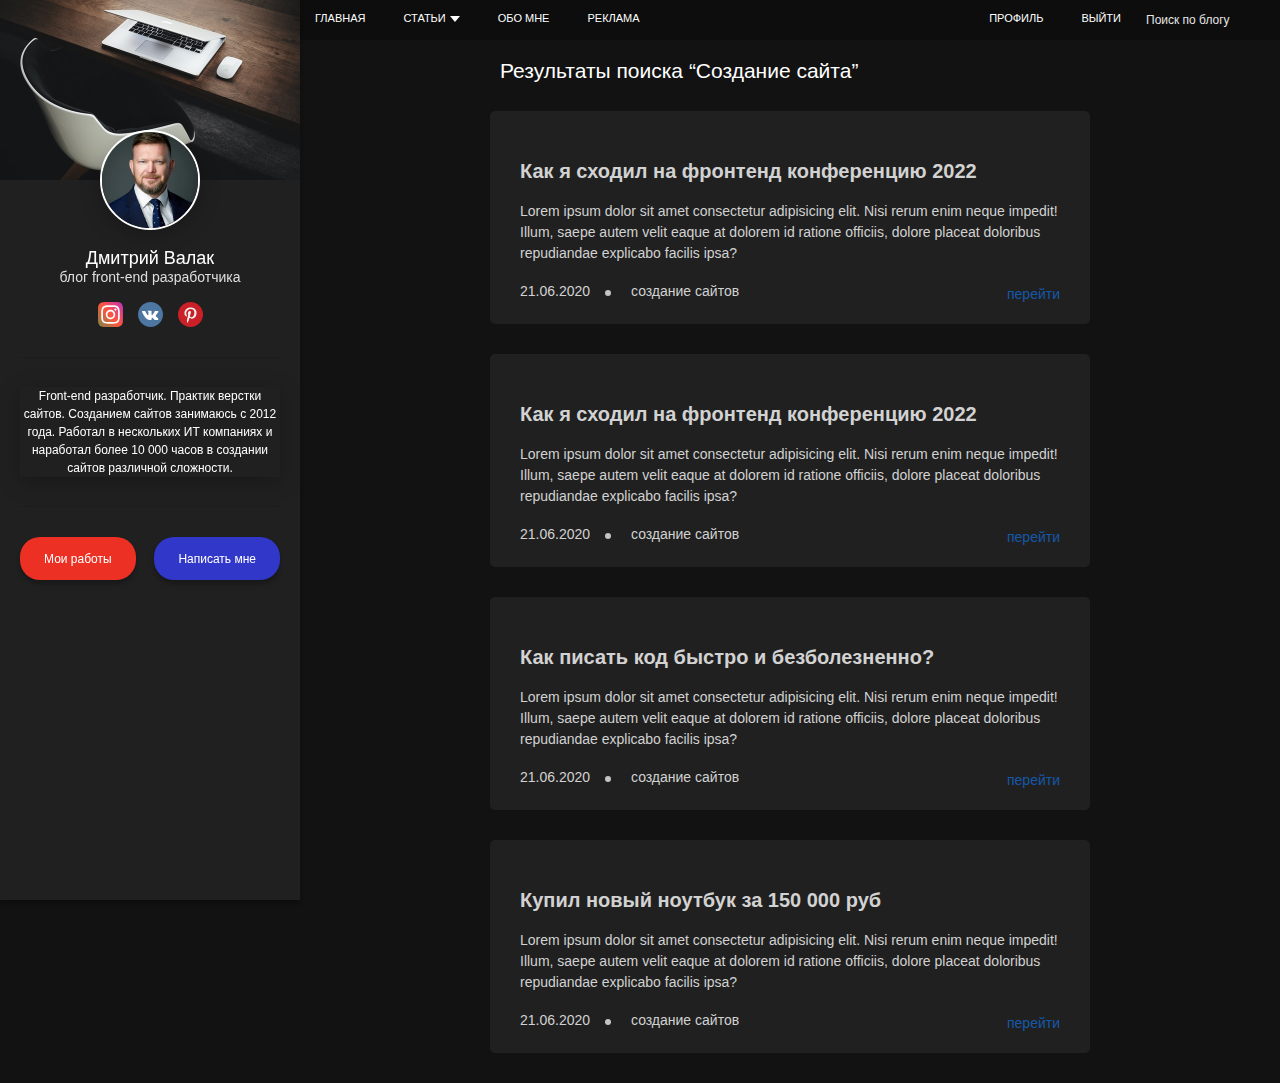
<file: search.html>
<!DOCTYPE html>
<html lang="ru">
<head>
    <meta charset="UTF-8">
    <meta http-equiv="X-UA-Compatible" content="IE=edge">
    <meta name="viewport" content="width=device-width, initial-scale=1.0">
    <title>Document</title>
    <link rel="shortcut icon" href="#">
    <link rel="stylesheet" href="assets/scss/stile.css">
</head>
<body>

    <!-- ===================header================== -->
    <header class="header">
        <div class="header__left">
            <ul class="header__nav">
                <li class="li__item"><a href="index.html" class="nav__item">Главная</a> </li>
                <li class="li__item"><a href="" class="nav__item  nav__item__submenu">Статьи</a>
                     <ul class="ul__submenu">
                        <li class="submenu__item"><a href="postpage.html" class="item__submenu">Создание сайтов</a></li>
                        <li class="submenu__item"><a href="" class="item__submenu">Интернет-маркетинг</a> </li>
                        <li class="submenu__item"><a href="" class="item__submenu">Продвижение видео</a> </li>
                    </ul>
                 </li>
                <li class="li__item"><a href="" class="nav__item">Обо мне</a></li>
                <li class="li__item"><a href="" class="nav__item">Реклама</a> </li>
            </ul>
        </div>
        <div class="header__right">
            <ul class="header__nav">
                <li class="li__item"><a href="" class="nav__item">Профиль</a></li>
                <li class="li__item"><a href="" class="nav__item">Выйти</a></li>
            </ul>
            <form action="/" method="post" >
                <input class="header__search" type="text" placeholder="Поиск по блогу">
            </form>
        </div>
    </header>

    <div class="page">

        <!-- =================================sidebar========================== -->

        <aside class="sidebar">
           <div class="sidebar__header">
                <img src="assets/img/sidebar/sidebar.jpg" alt="sidebar image" width="300px">                
           </div>
           <div class="sidebar__content">
                <div class="sidebar__photo">
                    <img src="assets/img/sidebar/sidebarIcon.png" alt="sidebar icon" width="100px">
                </div>                
                <h4>Дмитрий Валак</h4>
                <span class="sidebar__subtitle">блог front-end разработчика</span>
                <div class="sidebar__social">
                    <a href="" class="item__social" target="_blank">
                        <img src="assets/img/sidebar/social sidebar/instagram (1) 1.svg" width="25px" alt="">
                    </a>
                    <a href="" class="item__social" target="_blank">
                        <img src="assets/img/sidebar/social sidebar/vk 1.svg" width="25px" alt="">
                    </a>
                    <a href="" class="item__social" target="_blank">
                        <img src="/assets/img/sidebar/social sidebar/pinterest 1.svg" width="25px" alt="">
                    </a>
                </div>
                <div class="sidebar__text">
                    Front-end разработчик. Практик верстки сайтов. Созданием сайтов занимаюсь с 2012 года. Работал в нескольких ИТ компаниях и наработал более 10 000 часов в создании сайтов различной сложности.
                </div>
           </div>  <!-- ======sidebar__content======= -->
           <div class="sidebar__button">
                <a href="myWorks.html" class="btn btn--red">Мои работы</a>
                <a href="modal.html" class="btn btn--blue">Написать мне</a>
           </div>
        </aside>
        
        <main class="main">
            <div class="container">
                <h2 class="search__title">Результаты поиска “Создание сайта”</h2>
                <!-- =======1 результат======== -->

                <div class="fullpost fullpost--search">                    
                    <div class="result__search">
                        <h1 class="post__title">Как я сходил на фронтенд конференцию 2022</h1>
                        <div class="text__post">
                            Lorem ipsum dolor sit amet consectetur adipisicing elit. Nisi rerum enim neque impedit! Illum, saepe autem velit eaque at dolorem id ratione officiis, dolore placeat doloribus repudiandae explicabo facilis ipsa?
                        </div>                    
                        <div class="footer__post">
                            <ul class="post__ul">
                                <li class="post__item">
                                    <time datetime="2020-21-06" class="date__post">21.06.2020</time>
                                </li>
                                <li class="post__item">
                                    <a href="">создание сайтов</a>
                                </li>
                            </ul>
                            <div class="post__reed">
                                <a href="">перейти</a>
                            </div>
                        </div>
                    </div>
                </div>      
                <!-- ========2 результат======= -->
                <div class="fullpost fullpost--search">                    
                    <div class="result__search">
                        <h1 class="post__title">Как я сходил на фронтенд конференцию 2022</h1>
                        <div class="text__post">
                            Lorem ipsum dolor sit amet consectetur adipisicing elit. Nisi rerum enim neque impedit! Illum, saepe autem velit eaque at dolorem id ratione officiis, dolore placeat doloribus repudiandae explicabo facilis ipsa?
                        </div>                    
                        <div class="footer__post">
                            <ul class="post__ul">
                                <li class="post__item">
                                    <time datetime="2020-21-06" class="date__post">21.06.2020</time>
                                </li>
                                <li class="post__item">
                                    <a href="">создание сайтов</a>
                                </li>
                            </ul>
                            <div class="post__reed">
                                <a href="">перейти</a>
                            </div>
                        </div>
                    </div>
                </div> 
                <!-- =============3 результат================ -->
                <div class="fullpost fullpost--search">                    
                    <div class="result__search">
                        <h1 class="post__title">Как писать код быстро и безболезненно?</h1>
                        <div class="text__post">
                            Lorem ipsum dolor sit amet consectetur adipisicing elit. Nisi rerum enim neque impedit! Illum, saepe autem velit eaque at dolorem id ratione officiis, dolore placeat doloribus repudiandae explicabo facilis ipsa?
                        </div>                    
                        <div class="footer__post">
                            <ul class="post__ul">
                                <li class="post__item">
                                    <time datetime="2020-21-06" class="date__post">21.06.2020</time>
                                </li>
                                <li class="post__item">
                                    <a href="">создание сайтов</a>
                                </li>
                            </ul>
                            <div class="post__reed">
                                <a href="">перейти</a>
                            </div>
                        </div>
                    </div> 
                </div> 

                <!-- ==============4результат=============== -->
                <div class="fullpost fullpost--search">
                    <div class="result__search">
                        <h1 class="post__title">Купил новый ноутбук за 150 000 руб</h1>
                        <div class="text__post">
                            Lorem ipsum dolor sit amet consectetur adipisicing elit. Nisi rerum enim neque impedit! Illum, saepe autem velit eaque at dolorem id ratione officiis, dolore placeat doloribus repudiandae explicabo facilis ipsa?
                        </div>                    
                        <div class="footer__post">
                            <ul class="post__ul">
                                <li class="post__item">
                                    <time datetime="2020-21-06" class="date__post">21.06.2020</time>
                                </li>
                                <li class="post__item">
                                    <a href="">создание сайтов</a>
                                </li>
                            </ul>
                            <div class="post__reed">
                                <a href="">перейти</a>
                            </div>
                        </div>                                
                    </div> 
                </div> 
            </div> 
        </main>
    </div>
    <script src="assets/js/app.js"></script>
</body>
</html>
</file>
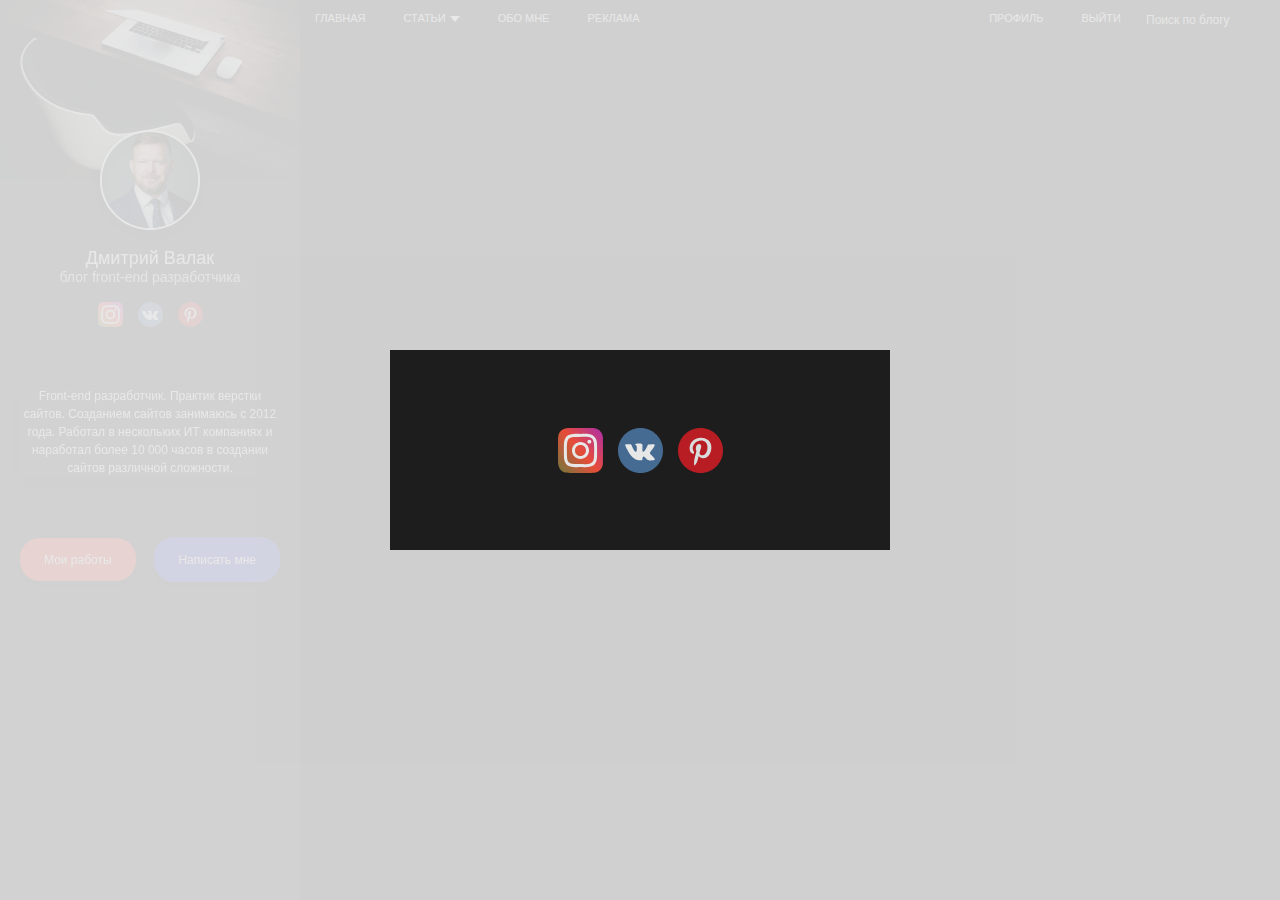
<file: sharemodal.html>
<!DOCTYPE html>
<html lang="ru">
<head>
    <meta charset="UTF-8">
    <meta http-equiv="X-UA-Compatible" content="IE=edge">
    <meta name="viewport" content="width=device-width, initial-scale=1.0">
    <title>Document</title>
    <link rel="shortcut icon" href="#">
    <link rel="stylesheet" href="assets/scss/stile.css">
</head>
<body>

    <!-- ===================header================== -->
    <header class="header">
        <div class="header__left">
            <ul class="header__nav">
                <li class="li__item"><a href="index.html" class="nav__item">Главная</a> </li>
                <li class="li__item"><a href="" class="nav__item  nav__item__submenu">Статьи</a>
                     <ul class="ul__submenu">
                        <li class="submenu__item"><a href="postpage.html" class="item__submenu">Создание сайтов</a></li>
                        <li class="submenu__item"><a href="" class="item__submenu">Интернет-маркетинг</a> </li>
                        <li class="submenu__item"><a href="" class="item__submenu">Продвижение видео</a> </li>
                    </ul>
                 </li>
                <li class="li__item"><a href="" class="nav__item">Обо мне</a></li>
                <li class="li__item"><a href="" class="nav__item">Реклама</a> </li>
            </ul>
        </div>
        <div class="header__right">
            <ul class="header__nav">
                <li class="li__item"><a href="myProfile.html" class="nav__item">Профиль</a></li>
                <li class="li__item"><a href="" class="nav__item">Выйти</a></li>
            </ul>
            <form action="search.html" method="get" >
                <input class="header__search" type="text" placeholder="Поиск по блогу">
            </form>
        </div>
    </header>

    <div class="page">

        <!-- =================================sidebar========================== -->

        <aside class="sidebar">
           <div class="sidebar__header">
                <img src="assets/img/sidebar/sidebar.jpg" alt="sidebar image" width="300px">                
           </div>
           <div class="sidebar__content">
                <div class="sidebar__photo">
                    <img src="assets/img/sidebar/sidebarIcon.png" alt="sidebar icon" width="100px">
                </div>                
                <h4>Дмитрий Валак</h4>
                <span class="sidebar__subtitle">блог front-end разработчика</span>
                <div class="sidebar__social">
                    <a href="" class="item__social" target="_blank">
                        <img src="assets/img/sidebar/social sidebar/instagram (1) 1.svg" width="25px" alt="">
                    </a>
                    <a href="" class="item__social" target="_blank">
                        <img src="assets/img/sidebar/social sidebar/vk 1.svg" width="25px" alt="">
                    </a>
                    <a href="" class="item__social" target="_blank">
                        <img src="/assets/img/sidebar/social sidebar/pinterest 1.svg" width="25px" alt="">
                    </a>
                </div>
                <div class="sidebar__text">
                    Front-end разработчик. Практик верстки сайтов. Созданием сайтов занимаюсь с 2012 года. Работал в нескольких ИТ компаниях и наработал более 10 000 часов в создании сайтов различной сложности.
                </div>
           </div>  <!-- ======sidebar__content======= -->
           <div class="sidebar__button">
                <a href="myWorks.html" class="btn btn--red">Мои работы</a>
                <button type="button" class="btn btn--blue">Написать мне</button>
           </div>
        </aside>
        
        
        <!-- ======================modalShare=================== -->
        
        <div class="modal__background">
            <div class="contact__modal">
                <div class="share__inner">
                    <div class="sidebar__social sidebar__social--modal">
                        <a href="" class="item__social" target="_blank">
                            <img src="assets/img/sidebar/social sidebar/instagram (1) 1.svg" width="45px" alt="">
                        </a>
                        <a href="" class="item__social" target="_blank">
                            <img src="assets/img/sidebar/social sidebar/vk 1.svg" width="45px" alt="">
                        </a>
                        <a href="" class="item__social" target="_blank">
                            <img src="/assets/img/sidebar/social sidebar/pinterest 1.svg" width="45px" alt="">
                        </a>
                    </div>
                </div>
            </div>
        </div>

    </div>
    <script src="assets/js/app.js"></script>
</body>
</html>
</file>
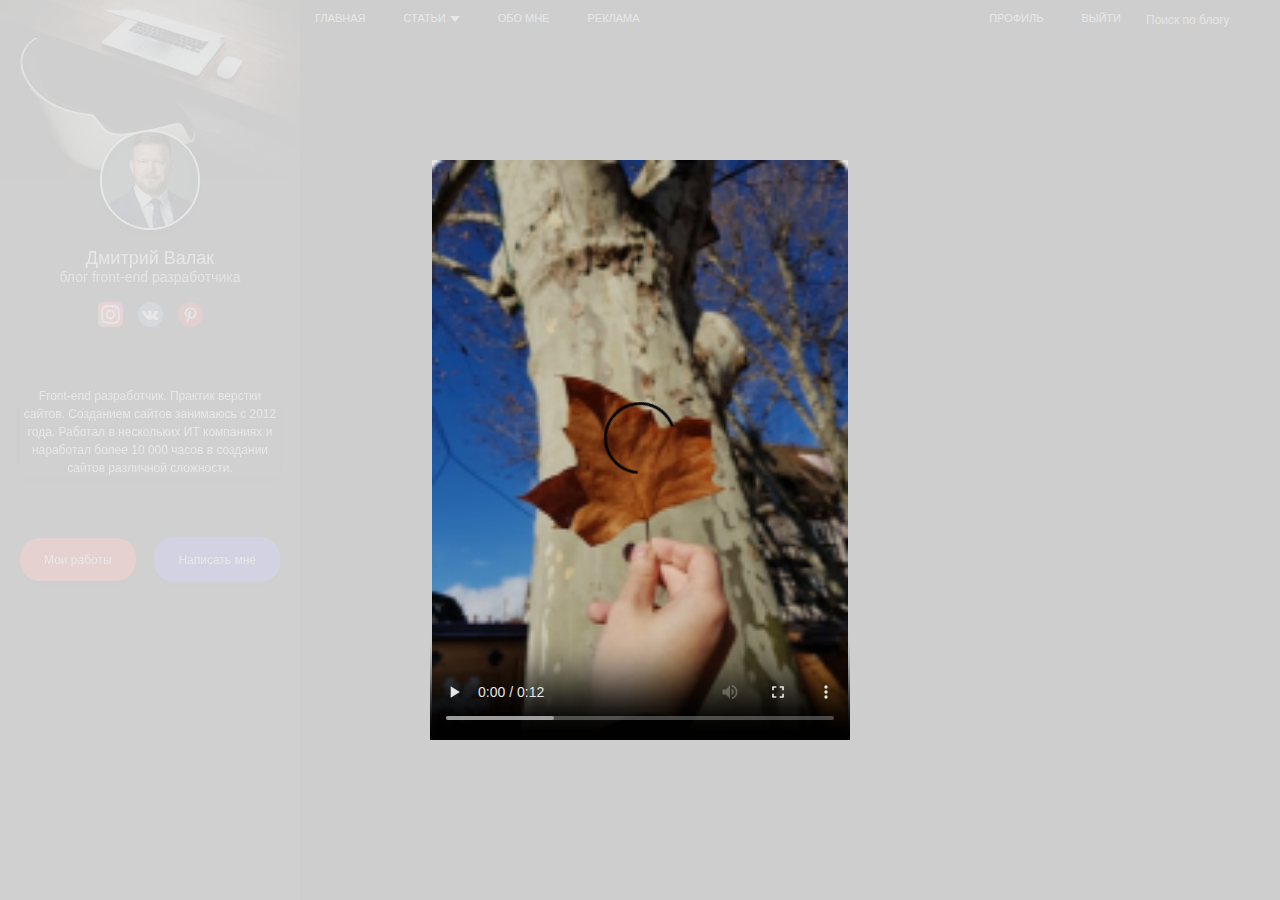
<file: storiesmodal.html>
<!DOCTYPE html>
<html lang="ru">
<head>
    <meta charset="UTF-8">
    <meta http-equiv="X-UA-Compatible" content="IE=edge">
    <meta name="viewport" content="width=device-width, initial-scale=1.0">
    <title>Document</title>
    <link rel="shortcut icon" href="#">
    <link rel="stylesheet" href="assets/scss/stile.css">
</head>
<body>

    <!-- ===================header================== -->
    <header class="header">
        <div class="header__left">
            <ul class="header__nav">
                <li class="li__item"><a href="index.html" class="nav__item">Главная</a> </li>
                <li class="li__item"><a href="" class="nav__item  nav__item__submenu">Статьи</a>
                     <ul class="ul__submenu">
                        <li class="submenu__item"><a href="postpage.html" class="item__submenu">Создание сайтов</a></li>
                        <li class="submenu__item"><a href="" class="item__submenu">Интернет-маркетинг</a> </li>
                        <li class="submenu__item"><a href="" class="item__submenu">Продвижение видео</a> </li>
                    </ul>
                 </li>
                <li class="li__item"><a href="" class="nav__item">Обо мне</a></li>
                <li class="li__item"><a href="" class="nav__item">Реклама</a> </li>
            </ul>
        </div>
        <div class="header__right">
            <ul class="header__nav">
                <li class="li__item"><a href="myProfile.html" class="nav__item">Профиль</a></li>
                <li class="li__item"><a href="" class="nav__item">Выйти</a></li>
            </ul>
            <form action="search.html" method="get" >
                <input class="header__search" type="text" placeholder="Поиск по блогу">
            </form>
        </div>
    </header>

    <div class="page">

        <!-- =================================sidebar========================== -->

        <aside class="sidebar">
           <div class="sidebar__header">
                <img src="assets/img/sidebar/sidebar.jpg" alt="sidebar image" width="300px">                
           </div>
           <div class="sidebar__content">
                <div class="sidebar__photo">
                    <img src="assets/img/sidebar/sidebarIcon.png" alt="sidebar icon" width="100px">
                </div>                
                <h4>Дмитрий Валак</h4>
                <span class="sidebar__subtitle">блог front-end разработчика</span>
                <div class="sidebar__social">
                    <a href="" class="item__social" target="_blank">
                        <img src="assets/img/sidebar/social sidebar/instagram (1) 1.svg" width="25px" alt="">
                    </a>
                    <a href="" class="item__social" target="_blank">
                        <img src="assets/img/sidebar/social sidebar/vk 1.svg" width="25px" alt="">
                    </a>
                    <a href="" class="item__social" target="_blank">
                        <img src="/assets/img/sidebar/social sidebar/pinterest 1.svg" width="25px" alt="">
                    </a>
                </div>
                <div class="sidebar__text">
                    Front-end разработчик. Практик верстки сайтов. Созданием сайтов занимаюсь с 2012 года. Работал в нескольких ИТ компаниях и наработал более 10 000 часов в создании сайтов различной сложности.
                </div>
           </div>  <!-- ======sidebar__content======= -->
           <div class="sidebar__button">
                <a href="myWorks.html" class="btn btn--red">Мои работы</a>
                <button type="button" class="btn btn--blue">Написать мне</button>
           </div>
        </aside>
        
        
        <!-- ======================modalVideo=================== -->
        
        <div class="modal__background">
            <div class="contact__modal">
                <!-- poster="/assets/img/stories/Rectangle 1.jpg" -->
                <video autoplay="autoplay" controls="controls" loop="loop" class="modal__video" src="/assets/img/modal/video - 13704.mp4" poster="/assets/img/stories/Rectangle 1.jpg"></video>
            </div>
        </div>

    </div>
    <script src="assets/js/app.js"></script>
</body>
</html>
</file>
<file: assets/scss/stile.css>
/* http://meyerweb.com/eric/tools/css/reset/
   v2.0-modified | 20110126
   License: none (public domain)
*/
html, body, div, span, applet, object, iframe,
h1, h2, h3, h4, h5, h6, p, blockquote, pre,
a, abbr, acronym, address, big, cite, code,
del, dfn, em, img, ins, kbd, q, s, samp,
small, strike, strong, sub, sup, tt, var,
b, u, i, center,
dl, dt, dd, ol, ul, li,
fieldset, form, label, legend,
table, caption, tbody, tfoot, thead, tr, th, td,
article, aside, canvas, details, embed,
figure, figcaption, footer, header, hgroup,
menu, nav, output, ruby, section, summary,
time, mark, audio, video {
  margin: 0;
  padding: 0;
  border: 0;
  font-size: 100%;
  font: inherit;
  vertical-align: baseline;
}

/* make sure to set some focus styles for accessibility */
:focus {
  outline: 0;
}

/* HTML5 display-role reset for older browsers */
article, aside, details, figcaption, figure,
footer, header, hgroup, menu, nav, section {
  display: block;
}

body {
  line-height: 1;
}

ol, ul {
  list-style: none;
}

blockquote, q {
  quotes: none;
}

blockquote:before, blockquote:after,
q:before, q:after {
  content: "";
  content: none;
}

table {
  border-collapse: collapse;
  border-spacing: 0;
}

input[type=search]::-webkit-search-cancel-button,
input[type=search]::-webkit-search-decoration,
input[type=search]::-webkit-search-results-button,
input[type=search]::-webkit-search-results-decoration {
  -webkit-appearance: none;
  -moz-appearance: none;
}

input[type=search] {
  -webkit-appearance: none;
  -moz-appearance: none;
  box-sizing: content-box;
}

textarea {
  overflow: auto;
  vertical-align: top;
  resize: vertical;
}

/**
 * Correct `inline-block` display not defined in IE 6/7/8/9 and Firefox 3.
 */
audio,
canvas,
video {
  display: inline-block;
  *display: inline;
  *zoom: 1;
  max-width: 100%;
}

/**
 * Prevent modern browsers from displaying `audio` without controls.
 * Remove excess height in iOS 5 devices.
 */
audio:not([controls]) {
  display: none;
  height: 0;
}

/**
 * Address styling not present in IE 7/8/9, Firefox 3, and Safari 4.
 * Known issue: no IE 6 support.
 */
[hidden] {
  display: none;
}

/**
 * 1. Correct text resizing oddly in IE 6/7 when body `font-size` is set using
 *    `em` units.
 * 2. Prevent iOS text size adjust after orientation change, without disabling
 *    user zoom.
 */
html {
  font-size: 100%; /* 1 */
  -webkit-text-size-adjust: 100%; /* 2 */
  -ms-text-size-adjust: 100%; /* 2 */
}

/**
 * Address `outline` inconsistency between Chrome and other browsers.
 */
a:focus {
  outline: thin dotted;
}

/**
 * Improve readability when focused and also mouse hovered in all browsers.
 */
a:active,
a:hover {
  outline: 0;
}

/**
 * 1. Remove border when inside `a` element in IE 6/7/8/9 and Firefox 3.
 * 2. Improve image quality when scaled in IE 7.
 */
img {
  border: 0; /* 1 */
  -ms-interpolation-mode: bicubic; /* 2 */
}

/**
 * Address margin not present in IE 6/7/8/9, Safari 5, and Opera 11.
 */
figure {
  margin: 0;
}

/**
 * Correct margin displayed oddly in IE 6/7.
 */
form {
  margin: 0;
}

/**
 * Define consistent border, margin, and padding.
 */
fieldset {
  border: 1px solid #c0c0c0;
  margin: 0 2px;
  padding: 0.35em 0.625em 0.75em;
}

/**
 * 1. Correct color not being inherited in IE 6/7/8/9.
 * 2. Correct text not wrapping in Firefox 3.
 * 3. Correct alignment displayed oddly in IE 6/7.
 */
legend {
  border: 0; /* 1 */
  padding: 0;
  white-space: normal; /* 2 */
  *margin-left: -7px; /* 3 */
}

/**
 * 1. Correct font size not being inherited in all browsers.
 * 2. Address margins set differently in IE 6/7, Firefox 3+, Safari 5,
 *    and Chrome.
 * 3. Improve appearance and consistency in all browsers.
 */
button,
input,
select,
textarea {
  font-size: 100%; /* 1 */
  margin: 0; /* 2 */
  vertical-align: baseline; /* 3 */
  *vertical-align: middle; /* 3 */
}

/**
 * Address Firefox 3+ setting `line-height` on `input` using `!important` in
 * the UA stylesheet.
 */
button,
input {
  line-height: normal;
}

/**
 * Address inconsistent `text-transform` inheritance for `button` and `select`.
 * All other form control elements do not inherit `text-transform` values.
 * Correct `button` style inheritance in Chrome, Safari 5+, and IE 6+.
 * Correct `select` style inheritance in Firefox 4+ and Opera.
 */
button,
select {
  text-transform: none;
}

/**
 * 1. Avoid the WebKit bug in Android 4.0.* where (2) destroys native `audio`
 *    and `video` controls.
 * 2. Correct inability to style clickable `input` types in iOS.
 * 3. Improve usability and consistency of cursor style between image-type
 *    `input` and others.
 * 4. Remove inner spacing in IE 7 without affecting normal text inputs.
 *    Known issue: inner spacing remains in IE 6.
 */
button,
html input[type=button],
input[type=reset],
input[type=submit] {
  -webkit-appearance: button; /* 2 */
  cursor: pointer; /* 3 */
  *overflow: visible; /* 4 */
}

/**
 * Re-set default cursor for disabled elements.
 */
button[disabled],
html input[disabled] {
  cursor: default;
}

/**
 * 1. Address box sizing set to content-box in IE 8/9.
 * 2. Remove excess padding in IE 8/9.
 * 3. Remove excess padding in IE 7.
 *    Known issue: excess padding remains in IE 6.
 */
input[type=checkbox],
input[type=radio] {
  box-sizing: border-box; /* 1 */
  padding: 0; /* 2 */
  *height: 13px; /* 3 */
  *width: 13px; /* 3 */
}

/**
 * 1. Address `appearance` set to `searchfield` in Safari 5 and Chrome.
 * 2. Address `box-sizing` set to `border-box` in Safari 5 and Chrome
 *    (include `-moz` to future-proof).
 */
input[type=search] {
  -webkit-appearance: textfield; /* 1 */ /* 2 */
  box-sizing: content-box;
}

/**
 * Remove inner padding and search cancel button in Safari 5 and Chrome
 * on OS X.
 */
input[type=search]::-webkit-search-cancel-button,
input[type=search]::-webkit-search-decoration {
  -webkit-appearance: none;
}

/**
 * Remove inner padding and border in Firefox 3+.
 */
button::-moz-focus-inner,
input::-moz-focus-inner {
  border: 0;
  padding: 0;
}

/**
 * 1. Remove default vertical scrollbar in IE 6/7/8/9.
 * 2. Improve readability and alignment in all browsers.
 */
textarea {
  overflow: auto; /* 1 */
  vertical-align: top; /* 2 */
}

/**
 * Remove most spacing between table cells.
 */
table {
  border-collapse: collapse;
  border-spacing: 0;
}

html,
button,
input,
select,
textarea {
  color: #222;
}

::-moz-selection {
  background: #b3d4fc;
  text-shadow: none;
}

::selection {
  background: #b3d4fc;
  text-shadow: none;
}

img {
  vertical-align: middle;
}

fieldset {
  border: 0;
  margin: 0;
  padding: 0;
}

textarea {
  resize: vertical;
}

.chromeframe {
  margin: 0.2em 0;
  background: #ccc;
  color: #000;
  padding: 0.2em 0;
}

*,
*::after,
*::before {
  box-sizing: border-box;
  font-size: 10px;
}

body, html {
  font-size: 10px;
}

h1, h2, h3, h4, h5, h6 {
  margin: 0;
}

body {
  background-color: #121212;
  color: #fff;
  font-family: -apple-system, "Segoe UI", Roboto, "Helvetica Neue", "Noto Sans", "Liberation Sans", Arial, sans-serif, "Apple Color Emoji", "Segoe UI Emoji", "Segoe UI Symbol", "Noto Color Emoji";
}
body.no--scroll {
  overflow: hidden;
}

.sidebar {
  width: 30rem;
  height: 100vh;
  position: fixed;
  top: 0;
  left: 0;
  z-index: 1000;
  background-color: #202020;
  box-shadow: 0 4px 4px rgba(0, 0, 0, 0.25);
}
@media (max-width: 991px) {
  .sidebar {
    display: none;
  }
}

.sidebar__header {
  width: 100%;
  height: 18rem;
}
.sidebar__header img {
  -o-object-fit: cover;
     object-fit: cover;
}

.sidebar__content {
  width: 100%;
  padding: 0 2rem;
  text-align: center;
  font-family: Roboto, sans-serif;
  margin-top: -5rem;
}
.sidebar__content h4 {
  font-size: 1.8rem;
  font-weight: 400;
  color: #fff;
  padding-bottom: 0.3rem;
}

.sidebar__subtitle {
  display: block;
  font-size: 1.4rem;
  font-weight: 300;
  color: #DEDEDE;
}

.sidebar__social {
  max-width: 10.5rem;
  margin: 1.8rem auto 6rem;
  display: flex;
  justify-content: space-between;
}
.sidebar__social--modal {
  width: 100%;
  height: 100%;
  flex-direction: row;
  align-items: center;
  justify-content: center;
  margin: 0 auto;
}

.item__social {
  padding-right: 1.5rem;
}
.item__social:last-child {
  padding-right: 0;
}

.sidebar__photo {
  width: 100%;
  padding-bottom: 1.9rem;
}
.sidebar__photo img {
  border-radius: 50%;
  -o-object-fit: cover;
     object-fit: cover;
  border: 2px solid #fff;
  box-shadow: 0 5px 20px rgba(0, 0, 0, 0.25);
}

.sidebar__text {
  width: 100%;
  font-family: inherit;
  max-width: 26rem;
  font-size: 1.2rem;
  line-height: 1.5;
  font-weight: 400;
  box-shadow: 0 5px 20px rgba(0, 0, 0, 0.25);
  position: relative;
}
.sidebar__text::after, .sidebar__text::before {
  display: block;
  content: "";
  height: 1px;
  width: 100%;
  min-width: 26rem;
  background-color: #1C1C1C;
  position: absolute;
}
.sidebar__text::before {
  top: -3rem;
  left: 0;
  z-index: 1;
}
.sidebar__text::after {
  bottom: -3rem;
  left: 0;
  z-index: 1;
}

.sidebar__button {
  display: flex;
  margin: 6rem auto 0;
  justify-content: space-between;
  align-items: center;
  width: 26rem;
}

.header {
  display: flex;
  justify-content: space-between;
  width: calc(100% - 30rem);
  height: 4rem;
  background-color: #0D0D0D;
  position: fixed;
  top: 0;
  right: 0;
  z-index: 1000;
  color: #fff;
}
.header.active {
  z-index: 1001;
  opacity: 0.8;
}
@media (max-width: 991px) {
  .header {
    left: 0;
    width: 100%;
  }
}

.header__right {
  display: flex;
}

.header__nav {
  display: flex;
}
@media (max-width: 700px) {
  .header__nav {
    display: none;
  }
}

.li__item {
  transition: background 0.5s linear;
  position: relative;
}
.li__item:hover {
  background-color: #3137C9;
}
.li__item:hover > .ul__submenu {
  display: block;
}

.nav__item {
  display: block;
  padding: 1.3rem 2.3rem 1.4rem 1.5rem;
  font-size: 1.1rem;
  font-family: inherit;
  font-weight: 400;
  text-decoration: none;
  text-transform: uppercase;
  color: #fff;
}

.nav__item__submenu {
  position: relative;
}
.nav__item__submenu::after {
  content: "";
  width: 0;
  height: 0;
  border-style: solid;
  border-width: 6px 5px 0 5px;
  border-color: #fff transparent transparent transparent;
  position: absolute;
  top: 50%;
  right: 0;
  z-index: 1;
  transform: translateY(-50%);
}

.ul__submenu {
  display: none;
  width: 16.5rem;
  position: absolute;
  top: 100%;
  left: 0;
  background-color: #3137C9;
  border-radius: 0 0 0.5rem 0.5rem;
  box-shadow: 0 6px 8px rgba(0, 0, 0, 0.2);
}
.ul__submenu:last-child {
  padding-bottom: 0.7rem;
}

.item__submenu {
  display: block;
  padding: 1rem 1.2rem;
  font-size: 1.1rem;
  font-family: inherit;
  font-weight: 400;
  text-decoration: none;
  text-transform: uppercase;
  color: #fff;
}

.submenu__item {
  transition: background 0.3s linear;
}
.submenu__item:hover {
  background-color: #1d2177;
}

.header__search {
  max-width: 21.2rem;
  height: 100%;
  display: block;
  background-color: transparent;
  border: none;
  color: #fff;
}
.header__search::-moz-placeholder {
  color: #e6e6e6;
  font-size: 1.2rem;
  font-weight: 400;
  font-family: Roboto, sans-serif;
}
.header__search:-ms-input-placeholder {
  color: #e6e6e6;
  font-size: 1.2rem;
  font-weight: 400;
  font-family: Roboto, sans-serif;
}
.header__search::placeholder {
  color: #e6e6e6;
  font-size: 1.2rem;
  font-weight: 400;
  font-family: Roboto, sans-serif;
}

.container {
  width: 100%;
  max-width: 70rem;
  padding-left: 5rem;
  padding-right: 5rem;
  margin: 0 auto;
}
@media (max-width: 700px) {
  .container {
    max-width: 66rem;
    padding: 0 2rem;
  }
}

.page {
  overflow: hidden;
}
@media (max-width: 991px) {
  .page {
    overflow: none;
  }
}
@media (max-width: 700px) {
  .page {
    overflow: none;
  }
}

.main {
  width: calc(100%-30rem);
  height: calc(100%-4rem);
  margin-left: 30rem;
  margin-top: 4rem;
}
@media (max-width: 991px) {
  .main {
    margin-left: 0;
  }
}

.btn {
  display: inline-block;
  color: #fff;
  font-size: 1.2rem;
  font-weight: 500;
  font-family: Roboto, sans-serif;
  padding: 1.3em 2em;
  border-radius: 2rem;
  text-decoration: none;
  border: none;
  cursor: pointer;
  box-shadow: 0 4px 4px rgba(0, 0, 0, 0.25);
  transition: background 0.6s linear;
}
.btn--postpage {
  padding: 1rem 1rem;
  border-radius: 0.5rem;
  margin: 1.2rem 0 5rem;
}
.btn--modal {
  margin-bottom: 0;
}

.btn--red {
  background-color: #ED3024;
}
.btn--red:hover {
  background-color: #86120b;
}

.btn--blue {
  background-color: #3137C9;
}
.btn--blue:hover {
  background-color: #181b62;
}

.btn--work {
  margin-left: auto;
}

.stories {
  max-width: 60rem;
  height: 19.5rem;
  margin-bottom: 3rem;
}

.grid {
  display: grid;
  grid-template-columns: 1fr 1fr 1fr 1fr;
  grid-template-rows: 19.5rem;
  -moz-column-gap: 1.3rem;
       column-gap: 1.3rem;
}
@media (max-width: 700px) {
  .grid {
    grid-template-columns: 15rem 15rem 15rem 15rem;
    overflow: auto;
  }
}

.grid__item {
  background-color: #0D0D0D;
  position: relative;
  overflow: hidden;
  box-shadow: 0 5px 15px rgba(0, 0, 0, 0.2);
  border-radius: 0.5rem;
  cursor: pointer;
  transition-duration: 0.2s;
}
.grid__item a {
  position: relative;
  z-index: 5;
  display: block;
  width: 100%;
  height: 100%;
}
.grid__item::after {
  display: block;
  content: "";
  width: 100%;
  height: 100%;
  position: absolute;
  top: 0;
  left: 0;
  z-index: 2;
  background-image: linear-gradient(to bottom, rgba(0, 0, 0, 0.8), rgba(0, 0, 0, 0) 50%, rgba(0, 0, 0, 0.8));
}
.grid__item:hover {
  transform: scale(1.1);
  transition: transform 3s linear;
}
.grid__item img {
  width: 100%;
  height: 100%;
  position: absolute;
  top: 0;
  left: 0;
  z-index: 1;
  scale: 1.05;
}
.grid__item span {
  color: #fff;
  font-size: 1.2rem;
  font-family: Lato, sans-serif;
  font-weight: 400;
  line-height: 1.4;
  position: absolute;
  top: 0;
  left: 0;
  z-index: 3;
  padding: 1.4rem 1.7rem 0 1.3rem;
  text-transform: capitalize;
}

.stories__date {
  color: #fff;
  font-size: 1.2rem;
  font-family: Lato, sans-serif;
  font-weight: 400;
  position: absolute;
  bottom: 0;
  right: 0;
  z-index: 3;
  padding-right: 1.7rem;
  padding-bottom: 1.4rem;
}

.addPost {
  width: 100%;
  height: 7.4rem;
  box-shadow: 0 15px 25px rgba(0, 0, 0, 0.45);
  background-color: #121212;
  margin-bottom: 3rem;
  border-radius: 0.5rem;
  position: relative;
}

.addPost-form {
  display: flex;
  align-items: center;
  height: 100%;
  width: 87%;
  padding: 1.5rem 3rem;
}

.postText {
  width: 100%;
  height: 2.2rem;
  background-color: transparent;
  color: #cccccc;
  font-family: Lato, sans-serif;
  font-weight: 400;
  line-height: 1.2;
  font-size: 1.2rem;
  border: none;
  resize: none;
}

.addPostForm-btns {
  height: 100%;
  display: flex;
  align-items: center;
  position: absolute;
  top: 0;
  right: 0;
  z-index: 1;
  justify-content: space-between;
}

.addPost-label {
  width: 4.4rem;
  height: 4.4rem;
  background: #EBEBEB url(../img/btns_post/photo\ 1.svg);
  background-position: center;
  background-repeat: no-repeat;
  border-radius: 50%;
  cursor: pointer;
  transition: background-color 0.1s linear, transform 0.4s linear;
  z-index: 1;
}
.addPost-label input {
  display: none;
}
.addPost-label:hover {
  background-color: #b8b8b8;
  transform: scale(1.1);
}
@media (max-width: 700px) {
  .addPost-label {
    width: 3rem;
    height: 3rem;
  }
}

.addPost-btn {
  width: 4.4rem;
  height: 4.4rem;
  background: #3137C9 url(../img/btns_post/send\ 1.svg);
  background-position: center;
  background-repeat: no-repeat;
  border-radius: 50%;
  border: none;
  cursor: pointer;
  margin-left: 1.5rem;
  transition: background-color 0.1s linear, transform 0.4s linear;
  z-index: 1;
}
.addPost-btn:hover {
  background-color: #1d2177;
  transform: scale(1.1);
}
@media (max-width: 700px) {
  .addPost-btn {
    width: 3rem;
    height: 3rem;
  }
}

.fullpost {
  background-color: #202020;
  font-size: 1.4rem;
  box-shadow: 0 1.5rem 2.5rem rgba #000000, 35%;
  border-radius: 0.5rem;
  padding: 3rem 3rem 2rem;
  color: #D2D2D2;
  margin-bottom: 3rem;
}
@media (max-width: 700px) {
  .fullpost {
    font-size: 1.2rem;
    padding: 2rem 1rem 0;
    text-align: justify;
    line-height: 1.5;
  }
}

.text__post {
  line-height: 1.5;
  font-weight: 400;
  font-family: Lato, sans-serif;
}

.post__ul {
  padding-top: 2rem;
  display: flex;
  align-items: center;
}
@media (max-width: 700px) {
  .post__ul {
    padding-top: 1rem;
    flex-wrap: wrap;
  }
}

.post__item {
  font-size: 1.4rem;
  padding-bottom: 2.6rem;
  font-family: Lato, sans-serif;
}
.post__item:not(:first-child):before {
  display: inline-block;
  content: "";
  width: 0.6rem;
  height: 0.6rem;
  border-radius: 50%;
  background-color: #C4C4C4;
  margin-right: 1.6rem;
  margin-left: 1.5rem;
}
@media (max-width: 700px) {
  .post__item:not(:first-child):before {
    margin-left: 0.2rem;
    margin-right: 0.3rem;
  }
}
.post__item a {
  text-decoration: none;
  color: inherit;
}
@media (max-width: 700px) {
  .post__item {
    font-size: 1.1rem;
    margin-left: 0;
    padding-bottom: 0.2rem;
  }
}

.post__content {
  max-width: 60rem;
  height: auto;
  margin: -3rem -3rem 0;
  overflow: hidden;
}
.post__content img {
  display: block;
  width: 100%;
  height: auto;
}

.post__content--video {
  margin: 0;
}

.post__title {
  color: #D2D2D2;
  font-family: Lato, sans-serif;
  font-weight: 700;
  font-size: 2rem;
  padding-bottom: 2rem;
  padding-top: 2rem;
}
@media (max-width: 700px) {
  .post__title {
    font-size: 1.5rem;
    padding-bottom: 0.5rem;
  }
}

.footer__post {
  display: flex;
  justify-content: space-between;
  align-items: center;
}

.post__reed a {
  font-size: 1.4rem;
  font-family: Lato, sans-serif;
  text-decoration: none;
  color: #107EFF;
  opacity: 0.6;
  transition: opacity 0.4s linear;
}
@media (max-width: 700px) {
  .post__reed a {
    font-size: 1.1rem;
    max-height: 1.2rem;
  }
}
.post__reed:hover {
  text-decoration: underline;
  opacity: 1;
}
@media (max-width: 700px) {
  .post__reed {
    max-height: 1.2rem;
  }
}

.embed {
  position: relative;
  overflow: hidden;
}
.embed::before {
  display: block;
  content: "";
  padding-top: 56.25%;
}
.embed iframe, .embed video, .embed object, .embed embed {
  width: 100%;
  height: 100%;
  position: absolute;
  top: 0;
  left: 0;
  z-index: 1;
}

.pagenav {
  margin: 8rem auto;
  display: flex;
  justify-content: space-between;
  height: 4rem;
  max-width: 24rem;
}
@media (max-width: 700px) {
  .pagenav {
    margin: 4rem auto;
  }
}

.pagenav__item {
  width: 4rem;
  background-color: #0D0D0D;
  box-shadow: 0 0 10px rgba(0, 0, 0, 0.15);
  transition: background-color 0.6s linear;
  padding: 1.4rem;
  padding-left: 1.7rem;
  line-height: 0.6;
}
.pagenav__item:not(:last-child) {
  padding-left: 1.4rem;
}
.pagenav__item:not(:first-child) {
  padding-left: 1.5rem;
}
.pagenav__item a {
  text-decoration: none;
  color: #fff;
  font-size: 1.6rem;
}
.pagenav__item:hover {
  background-color: #104BE3;
}

.post__content__pagepost {
  display: flex;
  justify-content: space-between;
  padding-top: 2rem;
  padding-right: 1.8rem;
  padding-bottom: 1.1rem;
}

.return__main, .post__share {
  text-decoration: none;
  font-size: 1.2rem;
  font-family: Roboto, sans-serif;
  font-weight: 400;
  color: #fff;
  opacity: 0.4;
  transition: opacity 0.4s linear;
}
.return__main:hover, .post__share:hover {
  opacity: 1;
}

.return__main {
  display: block;
  padding-left: 2.5rem;
}

.post__share {
  display: inline-block;
  padding-right: 0.7rem;
}

.share__content {
  display: flex;
}
.share__content img {
  display: inline-block;
  width: 2rem;
  height: 2rem;
  opacity: 0.4;
  transition: opacity 0.4s linear;
  margin-top: -0.4rem;
}
.share__content img:hover {
  opacity: 1;
}

.post__title__pagepost {
  font-family: Roboto, sans-serif;
  font-size: 1.8rem;
  font-weight: 500;
  padding-bottom: 0;
}

.post__ul__postpage {
  padding-top: 0.4rem;
}

.text__post__postpage {
  font-size: 1.4rem;
  font-family: Roboto, sans-serif;
  font-weight: 400;
  line-height: 2.1rem;
  border-bottom: 1px solid #1C1C1C;
  margin-bottom: 3rem;
}
.text__post__postpage p {
  padding-bottom: 2rem;
}
.text__post__postpage img {
  display: block;
  width: 100%;
  height: auto;
}

.blog__content {
  font-family: Roboto, sans-serif;
  font-weight: 500;
  display: flex;
  flex-wrap: wrap;
}

.reading__content {
  display: block;
  width: 50%;
  padding-bottom: 2.4rem;
}
.reading__content time {
  display: block;
  padding-top: 0.5rem;
}

.read__title {
  font-size: 1.6rem;
  color: #fff;
  margin-bottom: 1.9rem;
}

.content__title {
  display: block;
  font-size: 1.4rem;
  color: #F3EBA2;
  cursor: pointer;
  text-decoration: none;
  text-overflow: ellipsis;
  overflow: hidden;
  white-space: nowrap;
}

.block__comments {
  color: #fff;
  font-weight: 500;
  font-family: Roboto, sans-serif;
  padding-left: 0;
}
.block__comments > .block__comments {
  padding-left: 3rem;
}

.comments__header {
  display: flex;
}
.comments__header img {
  width: 3rem;
  height: 3rem;
  margin-right: 1.5rem;
  margin-bottom: 1.5rem;
}

.comments__header__inner {
  display: block;
}

.comment__title {
  font-size: 1.2rem;
}

.comments__date {
  display: block;
  font-weight: 400;
  color: #757575;
  margin-top: 0.4rem;
}

.comments__text {
  line-height: 1.3;
}

.comments__answer {
  text-decoration: none;
  display: block;
  margin: 0.5rem 0 3rem;
  color: #107EFF;
  opacity: 0.4;
  transition: opacity 0.3s linear;
}
.comments__answer:hover {
  opacity: 1;
}

.form__comments {
  font-family: Roboto, sans-serif;
}

.comments__title {
  font-weight: 500;
  font-size: 1.6rem;
  padding-bottom: 1.9rem;
}

.post__form--profile {
  display: flex;
  justify-content: space-between;
}
.post__form--modal {
  width: 50rem;
  height: 34.2rem;
  background-color: #202020;
  border-radius: 0.5rem;
}

.post__form--profile__left {
  width: 65%;
}

.post__form--modal {
  width: 100%;
  max-width: 50rem;
  height: 100%;
  max-height: 34.2rem;
}

.post__form--profile__right {
  width: 35%;
}

.post__form__inner {
  position: relative;
  width: 100%;
  height: auto;
  display: block;
}
.post__form__inner--myprofile {
  margin-bottom: 2.5rem;
}
.post__form__inner--modal {
  max-width: 34rem;
}

.focus__line {
  display: block;
  width: 0;
  height: 1px;
  background-color: #3137C9;
  position: absolute;
  bottom: 0;
  left: 0;
  z-index: 1;
  transition: width 1s linear;
}

.comment__input {
  display: block;
  background-color: transparent;
  border: none;
  width: 100%;
  height: 2.5rem;
  resize: none;
  color: #fff;
}
.comment__input::-moz-placeholder {
  color: #fff;
  opacity: 0.2;
}
.comment__input:-ms-input-placeholder {
  color: #fff;
  opacity: 0.2;
}
.comment__input::placeholder {
  color: #fff;
  opacity: 0.2;
}
.comment__input:focus + .focus__line {
  width: 100%;
}
.comment__input--myprofile {
  font-size: 1.4rem;
  font-weight: 400;
  font-family: Roboto, sans-serif;
  padding-bottom: 1rem;
}

.input__profile {
  display: none;
}

.entered__profile {
  display: block;
  padding-left: 1.8rem;
  font-family: Roboto, sans-serif;
  font-weight: 400;
  font-size: 1.4rem;
  transition: color 0.5s linear, -webkit-text-decoration 0.5s linear;
  transition: color 0.5s linear, text-decoration 0.5s linear;
  transition: color 0.5s linear, text-decoration 0.5s linear, -webkit-text-decoration 0.5s linear;
}
.entered__profile:hover {
  color: #3137C9;
  text-decoration: underline;
}

.img__profile {
  display: block;
  margin-right: auto;
}

.fullpost--search {
  padding-bottom: 0;
}

.search__title {
  display: block;
  margin-top: 6rem;
  margin-bottom: 3rem;
  font-size: 2.1rem;
  font-weight: 400;
  font-family: Roboto, sans-serif;
  padding-left: 1rem;
}
.search__title--myprofile {
  padding-left: 0;
}

.result__search {
  margin-bottom: 3rem;
}

.work__content {
  width: 100%;
  display: flex;
  height: auto;
  margin-bottom: 3rem;
  flex-wrap: wrap;
}

.content__image {
  width: 50%;
  height: auto;
  max-height: 552px;
  overflow: hidden;
}
@media (max-width: 700px) {
  .content__image {
    width: 100%;
    height: 30rem;
  }
}

.content__inner {
  width: 50%;
}
@media (max-width: 700px) {
  .content__inner {
    width: 100%;
  }
}

.worktitle {
  padding: 2.8rem 0 3rem 2.5rem;
  font-family: Roboto, sans-serif;
  font-size: 2.4rem;
  font-weight: 500;
  color: #fff;
}

.work__text {
  font-size: 1.6rem;
  color: #D2D2D2;
  font-weight: 300;
  font-family: Roboto, sans-serif;
  line-height: 2.7rem;
  padding: 0 2.5rem 3rem 2.5rem;
}

.work__tags {
  padding: 0 0 4rem 2.5rem;
  display: flex;
}

.tags__item {
  color: #fff;
  background-color: #EA8C1E;
  padding: 0.4rem 0.9rem;
  margin-right: 0.5rem;
  font-size: 1.1rem;
  line-height: 1.2rem;
  font-family: Roboto, sans-serif;
  font-weight: 400;
  border-radius: 0.3rem;
}

.work__button {
  margin: 0 2.5rem;
  width: 100%;
  display: flex;
}

.modal__background {
  position: fixed;
  z-index: 1010;
  width: 100%;
  height: 100vh;
  background-color: #E5E5E5;
  opacity: 0.9;
}

.contact__modal {
  width: 100%;
  height: 100%;
  display: flex;
  flex-direction: column;
  align-items: center;
  justify-content: center;
  overflow: hidden;
}

.form__modal__inner {
  display: flex;
  flex-direction: column;
  align-items: center;
  justify-content: center;
  width: 100%;
  height: 100%;
  position: relative;
}

.close__modal {
  width: 2rem;
  height: auto;
}
.close__modal img {
  position: absolute;
  top: 0;
  right: 0;
  margin-right: 1rem;
  margin-top: 1rem;
  z-index: 1025;
  transition: transform 0.4s linear;
}
.close__modal img:hover {
  transform: rotate(45deg);
}

.share__inner {
  width: 50rem;
  height: 20rem;
  background-color: #202020;
}

.modal__video {
  width: 42rem;
  height: 58rem;
}

.header__burger {
  width: 3rem;
  height: 2rem;
  display: none;
  flex-direction: column;
  background-color: transparent;
  margin-top: 1rem;
  margin-left: 1.5rem;
  border: none;
}
.header__burger .burger, .header__burger::before, .header__burger::after {
  content: "";
  display: flex;
  flex-direction: column;
  width: 3rem;
  height: 0.2rem;
  background-color: #fff;
  margin: 0.2rem 0;
  transition: opacity 0.4s linear, transform 0.4s linear;
}
.header__burger.active span {
  opacity: 0;
}
.header__burger.active::before {
  transform: rotate(45deg);
  margin-bottom: -1rem;
}
.header__burger.active::after {
  transform: rotate(-45deg);
}
@media (max-width: 991px) {
  .header__burger {
    display: flex;
  }
}

.sidebar--mobile {
  display: block;
  transform: translateX(-100%);
  transition: transform 0.4s linear;
}
.sidebar--mobile.active {
  transform: translateX(0);
}

.sidebar__content--mobile {
  display: flex;
  flex-direction: row;
  justify-content: flex-start;
  margin-top: -2.5rem;
}

.sidebar__photo--mobile {
  width: 6.5rem;
  height: 6.5rem;
}
.sidebar__photo--mobile img {
  border-radius: 50%;
  border: 2px solid #fff;
}

.sidebar__inner--mobile {
  display: flex;
  flex-direction: column;
  justify-content: end;
  font-family: Roboto, sans-serif;
  font-size: 1.5rem;
  font-weight: 400;
  padding-left: 1rem;
}
.sidebar__inner--mobile h4 {
  padding-bottom: 0.2rem;
}

.header__nav--mobile {
  margin-left: 3rem;
}

.header__mobile {
  margin-top: 4.2rem;
}

.ul__submenu--mobile {
  display: none;
  margin-left: 1.7rem;
}

.li__item--mobile:hover > .ul__submenu--mobile {
  display: block;
}
.li__item--mobile:focus {
  background-color: #104BE3;
}
.li__item--mobile.active > .ul__submenu--mobile {
  display: block;
}

.nav__item__submenu::after {
  position: relative;
  display: inline-block;
  margin-left: 4px;
  margin-bottom: -3px;
}/*# sourceMappingURL=stile.css.map */
</file>
